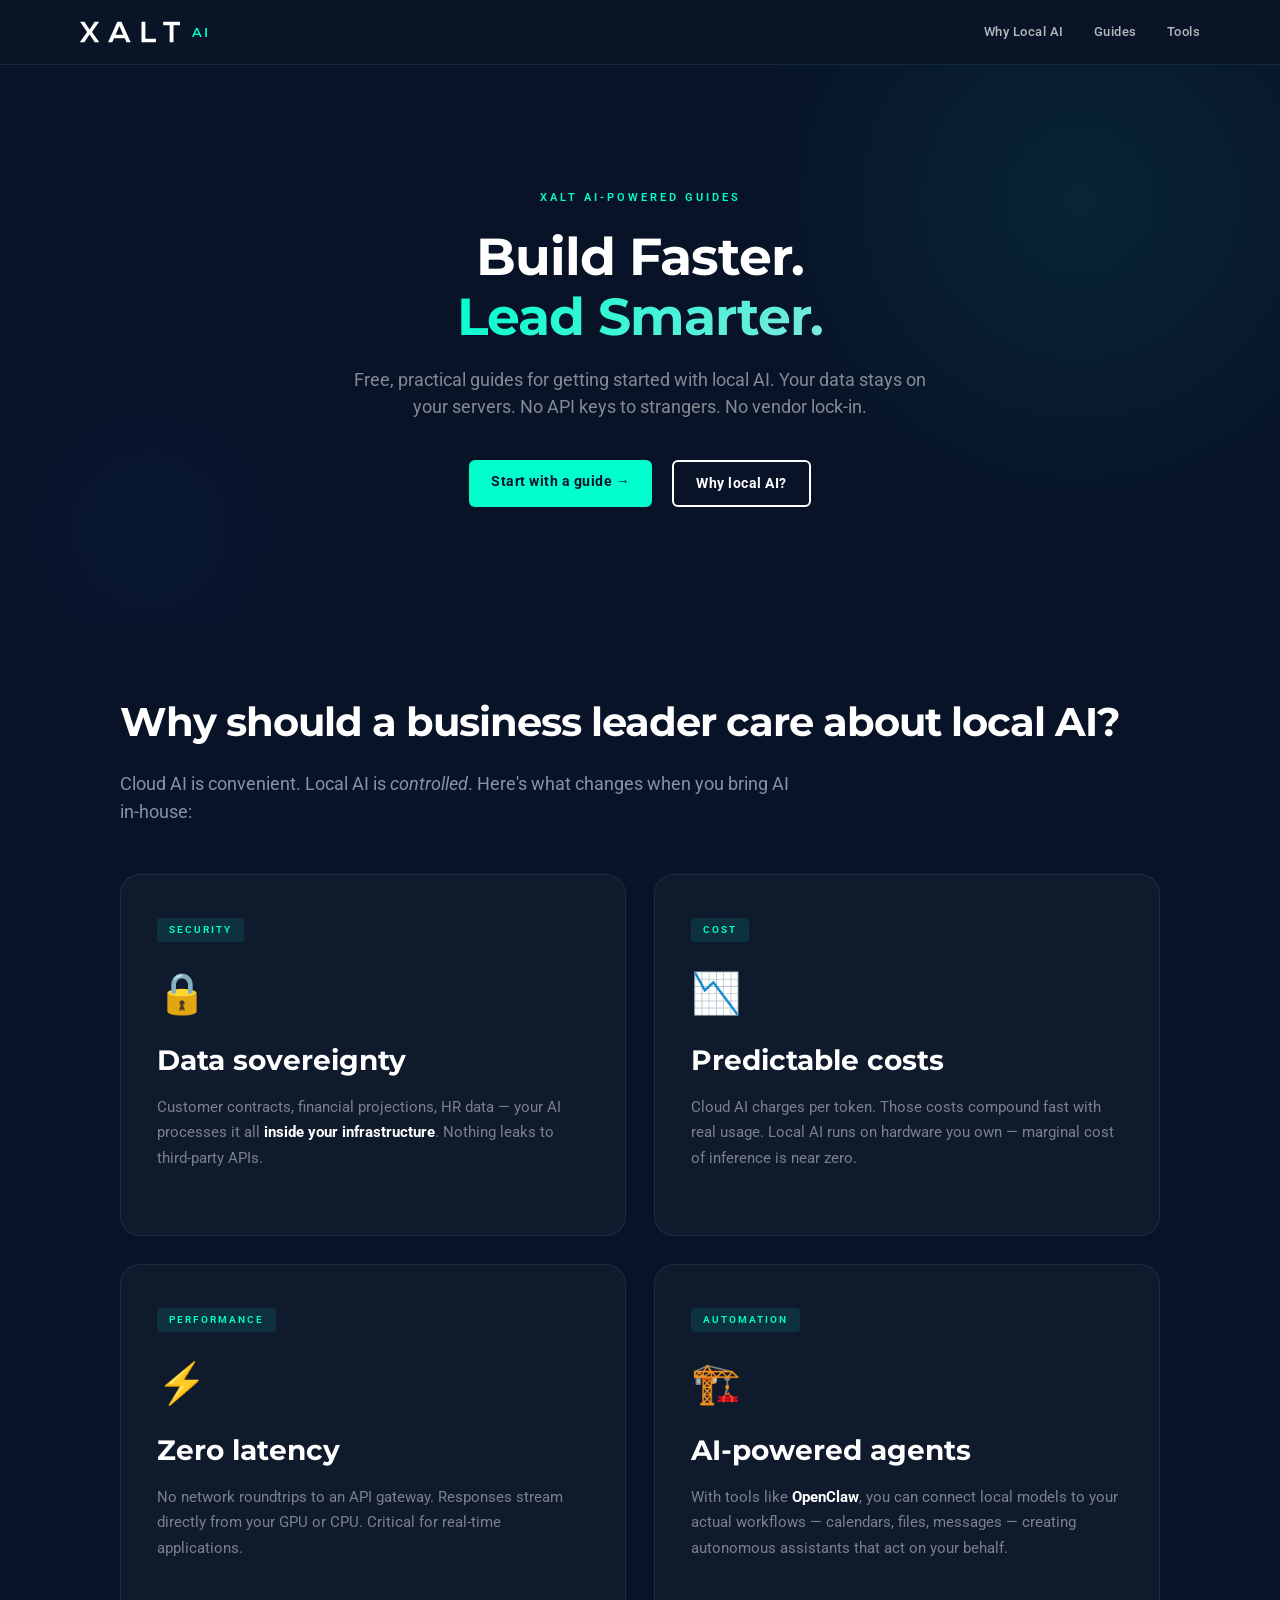
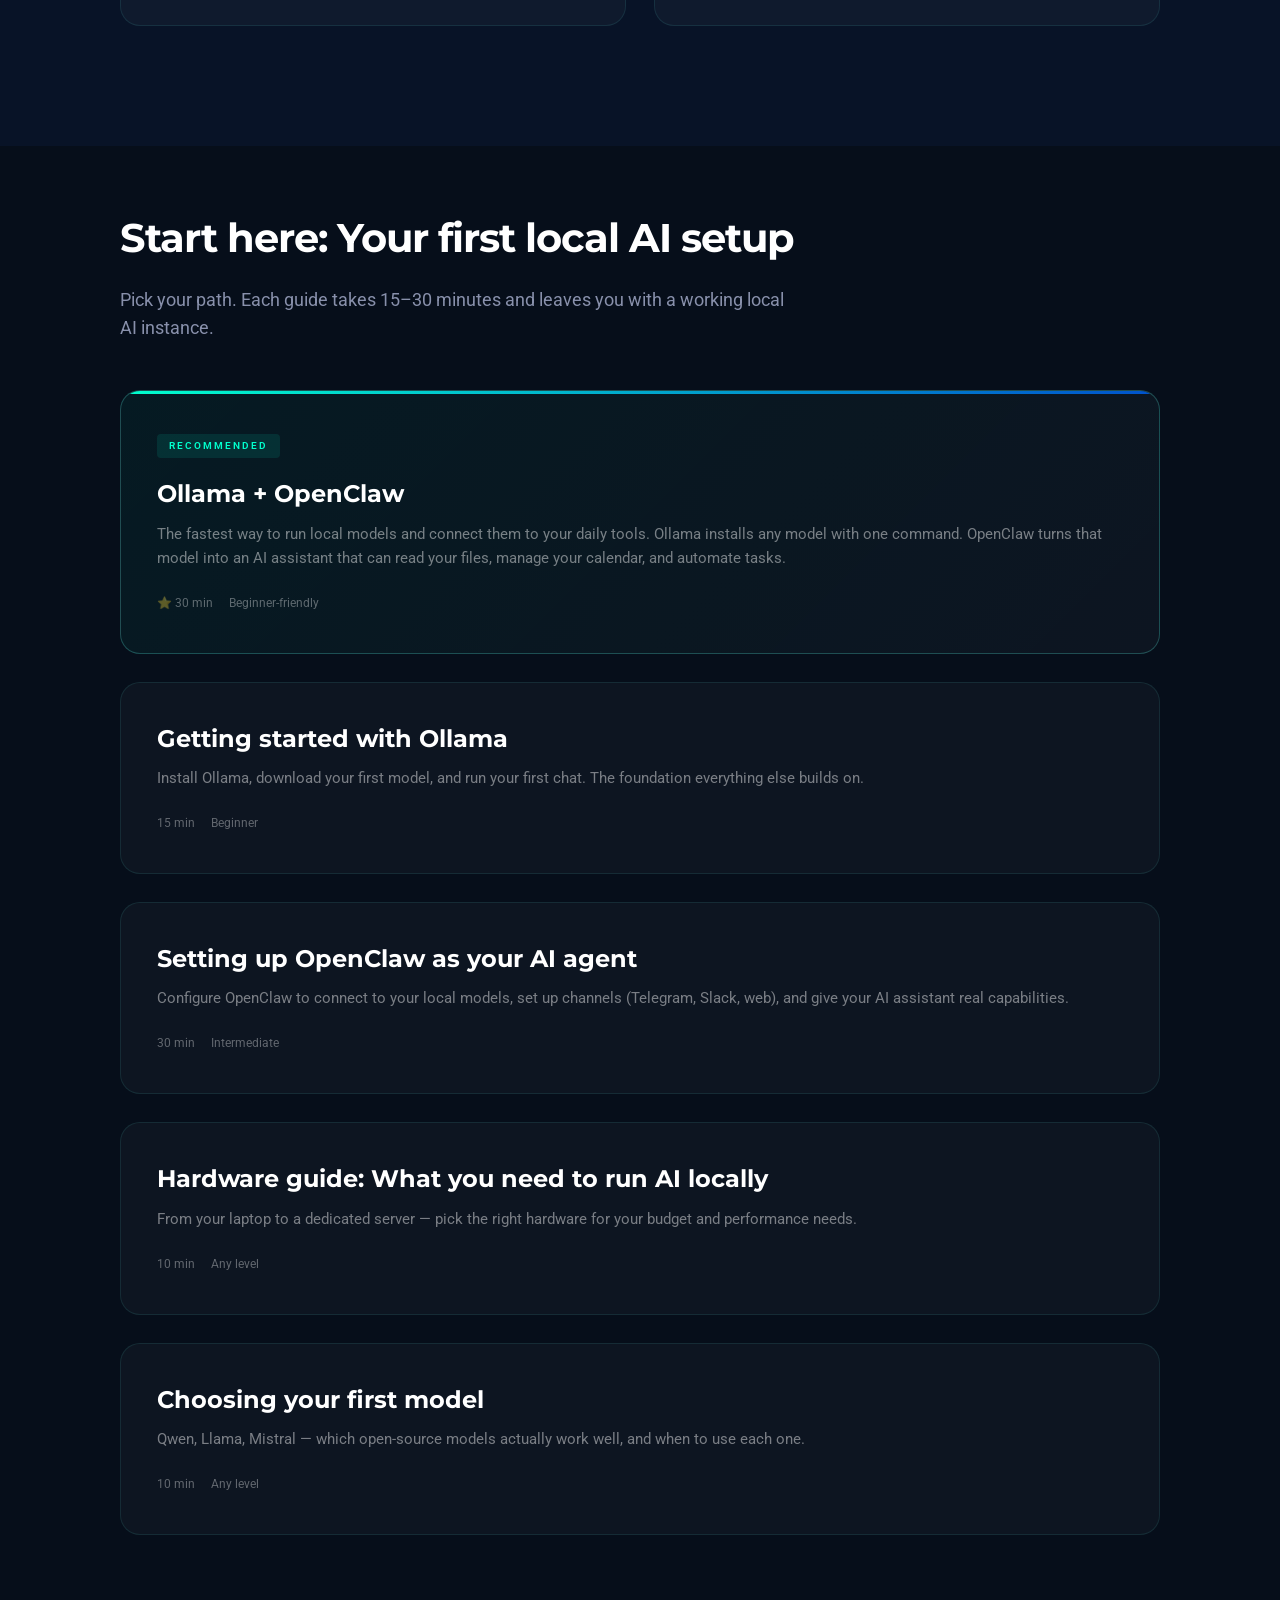
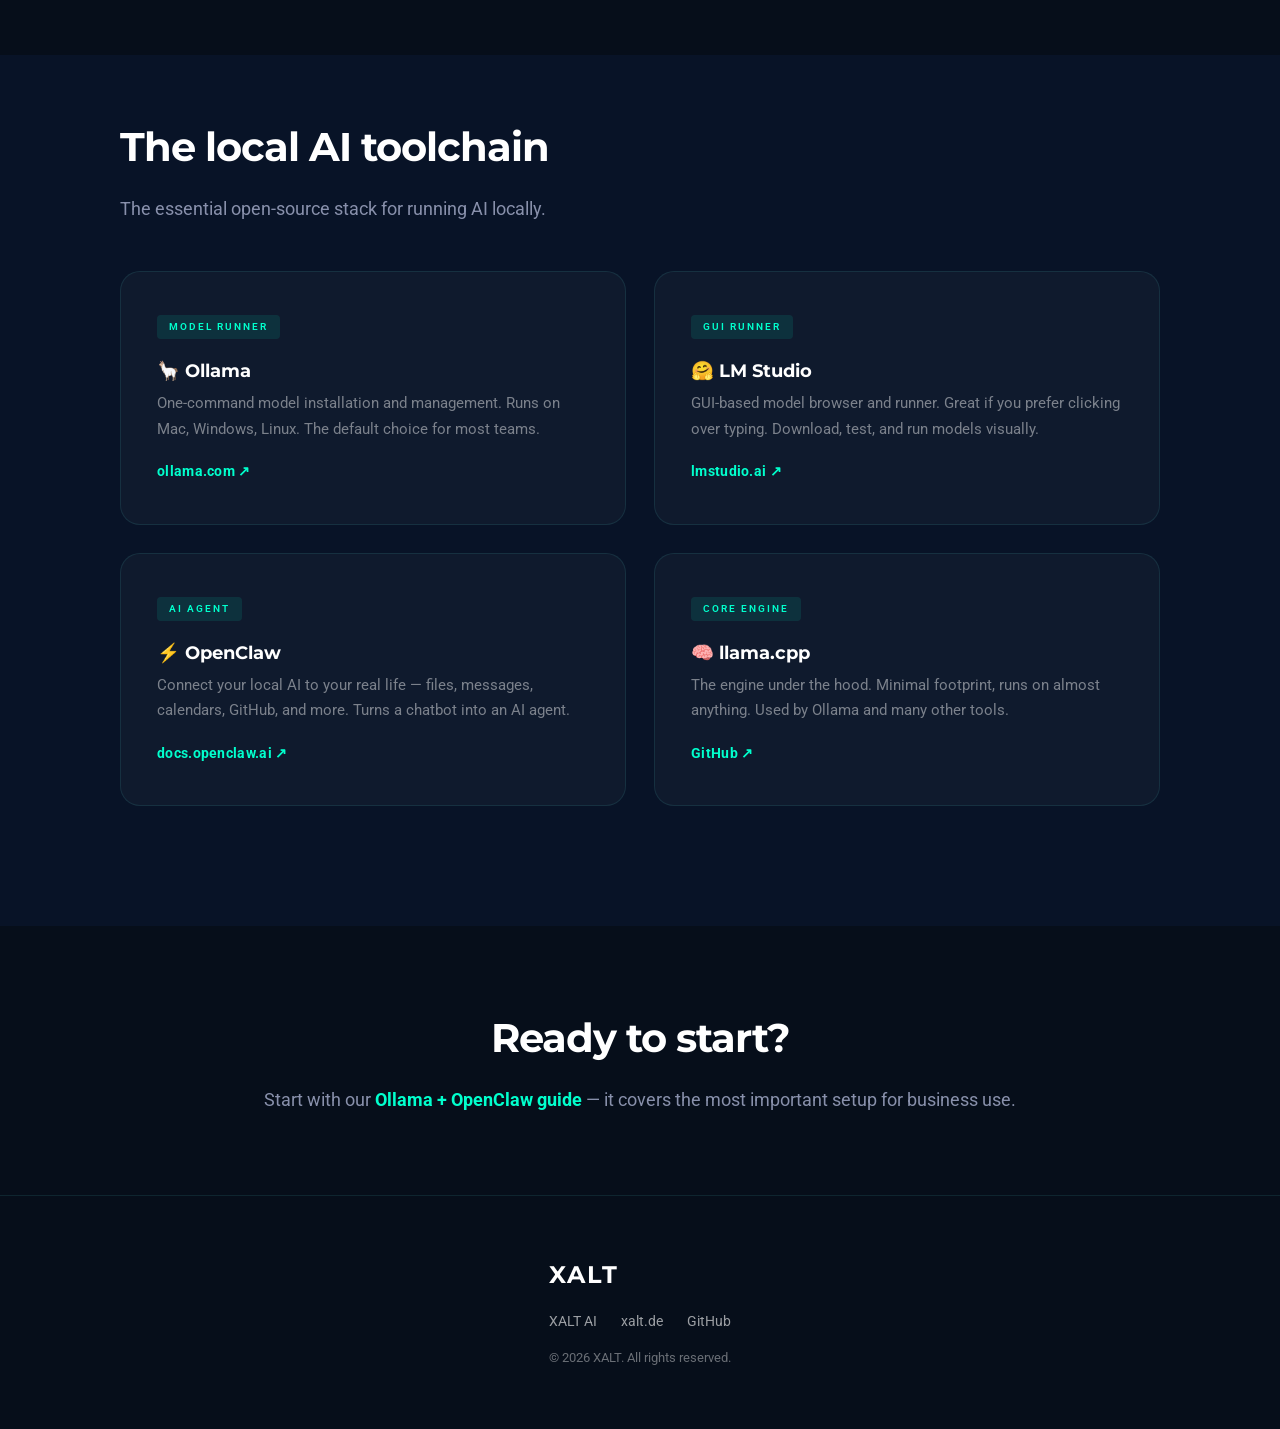
<file: index.html>
<!DOCTYPE html>
<html lang="en">
<head>
  <meta charset="UTF-8">
  <meta name="viewport" content="width=device-width, initial-scale=1.0">
  <title>XALT AI — Local AI Guides for Business Leaders</title>
  <meta name="description" content="Free, practical guides for getting started with local AI. No data leaves your building. No API keys to third parties. Built for business leaders who need AI without the risk.">
  <link rel="preconnect" href="https://fonts.googleapis.com">
  <link rel="preconnect" href="https://fonts.gstatic.com" crossorigin>
  <link href="https://fonts.googleapis.com/css2?family=Montserrat:wght@300;400;500;600;700;800;900&family=Roboto:wght@300;400;500;700&display=swap" rel="stylesheet">
  <link rel="stylesheet" href="css/style.css">
</head>
<body>
  <header>
    <nav>
      <a href="index.html" class="logo">
        <svg xmlns="http://www.w3.org/2000/svg" viewBox="0 0 582.94 119.34" width="100" height="22"><g><path fill="#ffffff" d="M85.59,0h24.7V1L69.91,59l41.58,59.67v.69H86.27L55.75,74.5,25.24,119.34H0v-.69L41.44,59,1.19,1V0H25.91L55.75,44.5Z"/><path fill="#ffffff" d="M260.74,96.83H198.35l-10.21,22.51H163.75L217.29,0h24.54l53.52,119.34H270.81ZM229.56,25.06l-22.17,50.8h44.32Z"/><path fill="#ffffff" d="M381,0V98.55H442.4v20.79H358.54V0Z"/><path fill="#ffffff" d="M522.59,20.46H484.75V0h98.19V20.46H545.1v98.88H522.59Z"/></g></svg>
        <span>AI</span>
      </a>
      <div class="nav-links">
        <a href="#why">Why Local AI</a>
        <a href="#guides">Guides</a>
        <a href="#tools">Tools</a>
      </div>
    </nav>
  </header>

  <main>
    <!-- Hero -->
    <section class="hero">
      <div class="hero-content">
        <div class="hero-tag">XALT AI-Powered Guides</div>
        <h1>Build Faster.<br><span class="highlight">Lead Smarter.</span></h1>
        <p class="hero-sub">Free, practical guides for getting started with local AI. Your data stays on your servers. No API keys to strangers. No vendor lock-in.</p>
        <div class="hero-ctas">
          <a href="#guides" class="btn btn-primary">Start with a guide →</a>
          <a href="#why" class="btn btn-secondary">Why local AI?</a>
        </div>
      </div>
    </section>

    <!-- Why Local AI -->
    <section id="why" class="section">
      <div class="container">
        <h2>Why should a business leader care about local AI?</h2>
        <p class="section-lead">Cloud AI is convenient. Local AI is <em>controlled</em>. Here's what changes when you bring AI in-house:</p>

        <div class="card-grid">
          <div class="card">
            <div class="card-tag">Security</div>
            <div class="card-icon">🔒</div>
            <h3>Data sovereignty</h3>
            <p>Customer contracts, financial projections, HR data — your AI processes it all <strong>inside your infrastructure</strong>. Nothing leaks to third-party APIs.</p>
          </div>

          <div class="card">
            <div class="card-tag">Cost</div>
            <div class="card-icon">📉</div>
            <h3>Predictable costs</h3>
            <p>Cloud AI charges per token. Those costs compound fast with real usage. Local AI runs on hardware you own — marginal cost of inference is near zero.</p>
          </div>

          <div class="card">
            <div class="card-tag">Performance</div>
            <div class="card-icon">⚡</div>
            <h3>Zero latency</h3>
            <p>No network roundtrips to an API gateway. Responses stream directly from your GPU or CPU. Critical for real-time applications.</p>
          </div>

          <div class="card">
            <div class="card-tag">Automation</div>
            <div class="card-icon">🏗️</div>
            <h3>AI-powered agents</h3>
            <p>With tools like <strong>OpenClaw</strong>, you can connect local models to your actual workflows — calendars, files, messages — creating autonomous assistants that act on your behalf.</p>
          </div>
        </div>
      </div>
    </section>

    <!-- Quick Start -->
    <section id="guides" class="section section-alt">
      <div class="container">
        <h2>Start here: Your first local AI setup</h2>
        <p class="section-lead">Pick your path. Each guide takes 15–30 minutes and leaves you with a working local AI instance.</p>

        <div class="guide-list">
          <a href="guides/ollama-openclaw.html" class="guide-card featured">
            <div class="guide-tag">Recommended</div>
            <h3>Ollama + OpenClaw</h3>
            <p>The fastest way to run local models and connect them to your daily tools. Ollama installs any model with one command. OpenClaw turns that model into an AI assistant that can read your files, manage your calendar, and automate tasks.</p>
            <div class="guide-meta">
              <span>⭐ 30 min</span>
              <span>Beginner-friendly</span>
            </div>
          </a>

          <a href="guides/ollama-basics.html" class="guide-card">
            <h3>Getting started with Ollama</h3>
            <p>Install Ollama, download your first model, and run your first chat. The foundation everything else builds on.</p>
            <div class="guide-meta">
              <span>15 min</span>
              <span>Beginner</span>
            </div>
          </a>

          <a href="guides/openclaw-setup.html" class="guide-card">
            <h3>Setting up OpenClaw as your AI agent</h3>
            <p>Configure OpenClaw to connect to your local models, set up channels (Telegram, Slack, web), and give your AI assistant real capabilities.</p>
            <div class="guide-meta">
              <span>30 min</span>
              <span>Intermediate</span>
            </div>
          </a>

          <a href="guides/hardware.html" class="guide-card">
            <h3>Hardware guide: What you need to run AI locally</h3>
            <p>From your laptop to a dedicated server — pick the right hardware for your budget and performance needs.</p>
            <div class="guide-meta">
              <span>10 min</span>
              <span>Any level</span>
            </div>
          </a>

          <a href="guides/models.html" class="guide-card">
            <h3>Choosing your first model</h3>
            <p>Qwen, Llama, Mistral — which open-source models actually work well, and when to use each one.</p>
            <div class="guide-meta">
              <span>10 min</span>
              <span>Any level</span>
            </div>
          </a>
        </div>
      </div>
    </section>

    <!-- Tools -->
    <section id="tools" class="section">
      <div class="container">
        <h2>The local AI toolchain</h2>
        <p class="section-lead">The essential open-source stack for running AI locally.</p>

        <div class="card-grid">
          <div class="card tool-card">
            <div class="card-tag">Model Runner</div>
            <h3>🦙 Ollama</h3>
            <p>One-command model installation and management. Runs on Mac, Windows, Linux. The default choice for most teams.</p>
            <a href="https://ollama.com" target="_blank" rel="noopener" class="tool-link">ollama.com ↗</a>
          </div>

          <div class="card tool-card">
            <div class="card-tag">GUI Runner</div>
            <h3>🤗 LM Studio</h3>
            <p>GUI-based model browser and runner. Great if you prefer clicking over typing. Download, test, and run models visually.</p>
            <a href="https://lmstudio.ai" target="_blank" rel="noopener" class="tool-link">lmstudio.ai ↗</a>
          </div>

          <div class="card tool-card">
            <div class="card-tag">AI Agent</div>
            <h3>⚡ OpenClaw</h3>
            <p>Connect your local AI to your real life — files, messages, calendars, GitHub, and more. Turns a chatbot into an AI agent.</p>
            <a href="https://docs.openclaw.ai" target="_blank" rel="noopener" class="tool-link">docs.openclaw.ai ↗</a>
          </div>

          <div class="card tool-card">
            <div class="card-tag">Core Engine</div>
            <h3>🧠 llama.cpp</h3>
            <p>The engine under the hood. Minimal footprint, runs on almost anything. Used by Ollama and many other tools.</p>
            <a href="https://github.com/ggerganov/llama.cpp" target="_blank" rel="noopener" class="tool-link">GitHub ↗</a>
          </div>
        </div>
      </div>
    </section>

    <!-- CTA -->
    <section class="section section-cta">
      <div class="container">
        <h2>Ready to start?</h2>
        <p>Start with our <a href="guides/ollama-openclaw.html">Ollama + OpenClaw guide</a> — it covers the most important setup for business use.</p>
      </div>
    </section>
  </main>

  <footer>
    <div class="container">
      <a href="https://www.xalt.de/ai" class="footer-logo">XALT</a>
      <div class="footer-links">
        <a href="https://www.xalt.de/ai">XALT AI</a>
        <a href="https://www.xalt.de">xalt.de</a>
        <a href="https://github.com/rischuhm" target="_blank" rel="noopener">GitHub</a>
      </div>
      <p>&copy; 2026 XALT. All rights reserved.</p>
    </div>
  </footer>
</body>
</html>
</file>
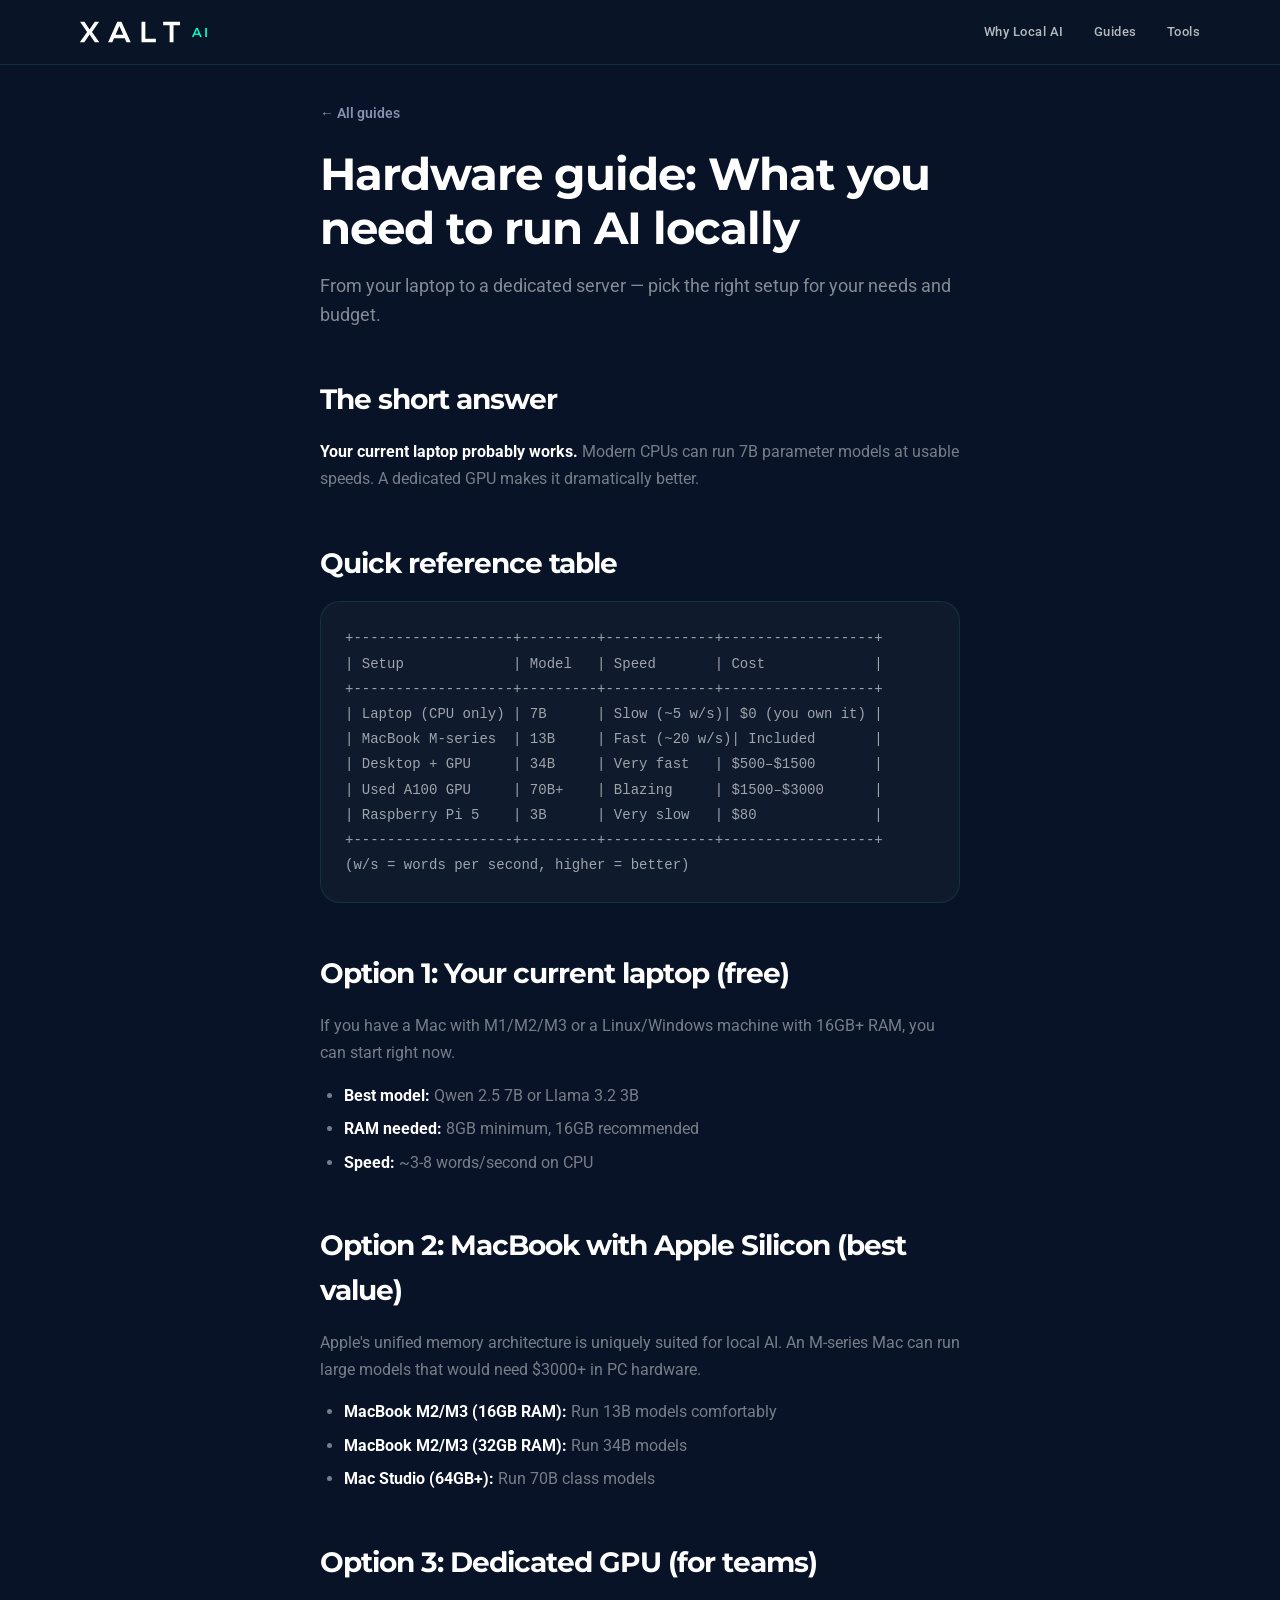
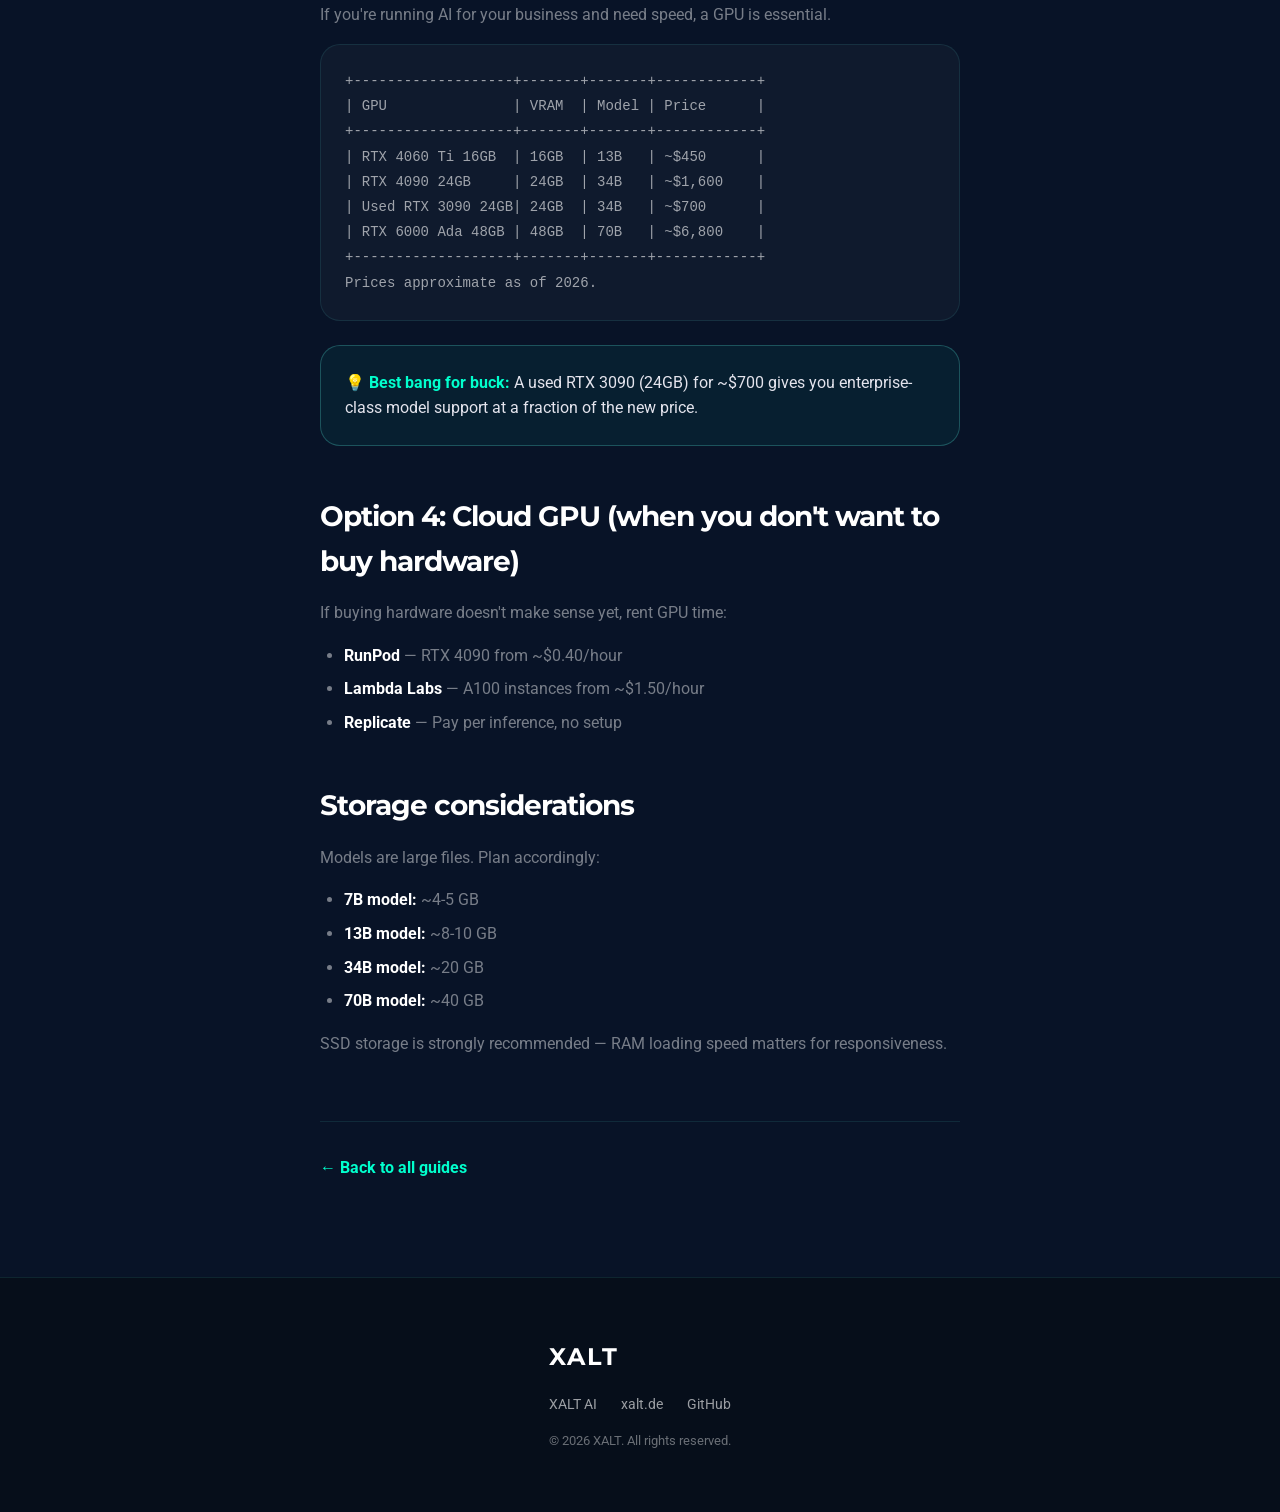
<file: guides/hardware.html>
<!DOCTYPE html>
<html lang="en">
<head>
  <meta charset="UTF-8">
  <meta name="viewport" content="width=device-width, initial-scale=1.0">
  <title>Hardware guide — What you need to run AI locally | XALT AI Guides</title>
  <meta name="description" content="From your laptop to a dedicated server — pick the right setup for your needs and budget. Free guide by XALT AI.">
  <link rel="preconnect" href="https://fonts.googleapis.com">
  <link rel="preconnect" href="https://fonts.gstatic.com" crossorigin>
  <link href="https://fonts.googleapis.com/css2?family=Montserrat:wght@300;400;500;600;700;800;900&family=Roboto:wght@300;400;500;700&display=swap" rel="stylesheet">
  <link rel="stylesheet" href="../css/style.css">
</head>
<body>
  <header>
    <nav>
      <a href="../index.html" class="logo">
        <svg xmlns="http://www.w3.org/2000/svg" viewBox="0 0 582.94 119.34" width="100" height="22"><g><path fill="#ffffff" d="M85.59,0h24.7V1L69.91,59l41.58,59.67v.69H86.27L55.75,74.5,25.24,119.34H0v-.69L41.44,59,1.19,1V0H25.91L55.75,44.5Z"/><path fill="#ffffff" d="M260.74,96.83H198.35l-10.21,22.51H163.75L217.29,0h24.54l53.52,119.34H270.81ZM229.56,25.06l-22.17,50.8h44.32Z"/><path fill="#ffffff" d="M381,0V98.55H442.4v20.79H358.54V0Z"/><path fill="#ffffff" d="M522.59,20.46H484.75V0h98.19V20.46H545.1v98.88H522.59Z"/></g></svg>
        <span>AI</span>
      </a>
      <div class="nav-links">
        <a href="../index.html#why">Why Local AI</a>
        <a href="../index.html#guides">Guides</a>
        <a href="../index.html#tools">Tools</a>
      </div>
    </nav>
  </header>

  <main class="guide-main">
    <article>
      <div class="guide-header">
        <a href="../index.html" class="back-link">← All guides</a>
        <h1>Hardware guide: What you need to run AI locally</h1>
        <p class="guide-header-sub">From your laptop to a dedicated server — pick the right setup for your needs and budget.</p>
      </div>

      <div class="guide-content">
        <h2>The short answer</h2>
        <p><strong>Your current laptop probably works.</strong> Modern CPUs can run 7B parameter models at usable speeds. A dedicated GPU makes it dramatically better.</p>

        <h2>Quick reference table</h2>
        <div class="code-block">
          <pre><code>+-------------------+---------+-------------+------------------+
| Setup             | Model   | Speed       | Cost             |
+-------------------+---------+-------------+------------------+
| Laptop (CPU only) | 7B      | Slow (~5 w/s)| $0 (you own it) |
| MacBook M-series  | 13B     | Fast (~20 w/s)| Included       |
| Desktop + GPU     | 34B     | Very fast   | $500–$1500       |
| Used A100 GPU     | 70B+    | Blazing     | $1500–$3000      |
| Raspberry Pi 5    | 3B      | Very slow   | $80              |
+-------------------+---------+-------------+------------------+
(w/s = words per second, higher = better)</code></pre>
        </div>

        <h2>Option 1: Your current laptop (free)</h2>
        <p>If you have a Mac with M1/M2/M3 or a Linux/Windows machine with 16GB+ RAM, you can start right now.</p>
        <ul>
          <li><strong>Best model:</strong> Qwen 2.5 7B or Llama 3.2 3B</li>
          <li><strong>RAM needed:</strong> 8GB minimum, 16GB recommended</li>
          <li><strong>Speed:</strong> ~3-8 words/second on CPU</li>
        </ul>

        <h2>Option 2: MacBook with Apple Silicon (best value)</h2>
        <p>Apple's unified memory architecture is uniquely suited for local AI. An M-series Mac can run large models that would need $3000+ in PC hardware.</p>
        <ul>
          <li><strong>MacBook M2/M3 (16GB RAM):</strong> Run 13B models comfortably</li>
          <li><strong>MacBook M2/M3 (32GB RAM):</strong> Run 34B models</li>
          <li><strong>Mac Studio (64GB+):</strong> Run 70B class models</li>
        </ul>

        <h2>Option 3: Dedicated GPU (for teams)</h2>
        <p>If you're running AI for your business and need speed, a GPU is essential.</p>
        <div class="code-block">
          <pre><code>+-------------------+-------+-------+------------+
| GPU               | VRAM  | Model | Price      |
+-------------------+-------+-------+------------+
| RTX 4060 Ti 16GB  | 16GB  | 13B   | ~$450      |
| RTX 4090 24GB     | 24GB  | 34B   | ~$1,600    |
| Used RTX 3090 24GB| 24GB  | 34B   | ~$700      |
| RTX 6000 Ada 48GB | 48GB  | 70B   | ~$6,800    |
+-------------------+-------+-------+------------+
Prices approximate as of 2026.</code></pre>
        </div>

        <div class="tip-box">
          <strong>💡 Best bang for buck:</strong> A used RTX 3090 (24GB) for ~$700 gives you enterprise-class model support at a fraction of the new price.
        </div>

        <h2>Option 4: Cloud GPU (when you don't want to buy hardware)</h2>
        <p>If buying hardware doesn't make sense yet, rent GPU time:</p>
        <ul>
          <li><strong>RunPod</strong> — RTX 4090 from ~$0.40/hour</li>
          <li><strong>Lambda Labs</strong> — A100 instances from ~$1.50/hour</li>
          <li><strong>Replicate</strong> — Pay per inference, no setup</li>
        </ul>

        <h2>Storage considerations</h2>
        <p>Models are large files. Plan accordingly:</p>
        <ul>
          <li><strong>7B model:</strong> ~4-5 GB</li>
          <li><strong>13B model:</strong> ~8-10 GB</li>
          <li><strong>34B model:</strong> ~20 GB</li>
          <li><strong>70B model:</strong> ~40 GB</li>
        </ul>
        <p>SSD storage is strongly recommended — RAM loading speed matters for responsiveness.</p>

        <div class="guide-footer">
          <p><a href="../index.html#guides">← Back to all guides</a></p>
        </div>
      </div>
    </article>
  </main>

  <footer>
    <div class="container">
      <a href="https://www.xalt.de/ai" class="footer-logo">XALT</a>
      <div class="footer-links">
        <a href="https://www.xalt.de/ai">XALT AI</a>
        <a href="https://www.xalt.de">xalt.de</a>
        <a href="https://github.com/rischuhm" target="_blank" rel="noopener">GitHub</a>
      </div>
      <p>&copy; 2026 XALT. All rights reserved.</p>
    </div>
  </footer>
</body>
</html>
</file>
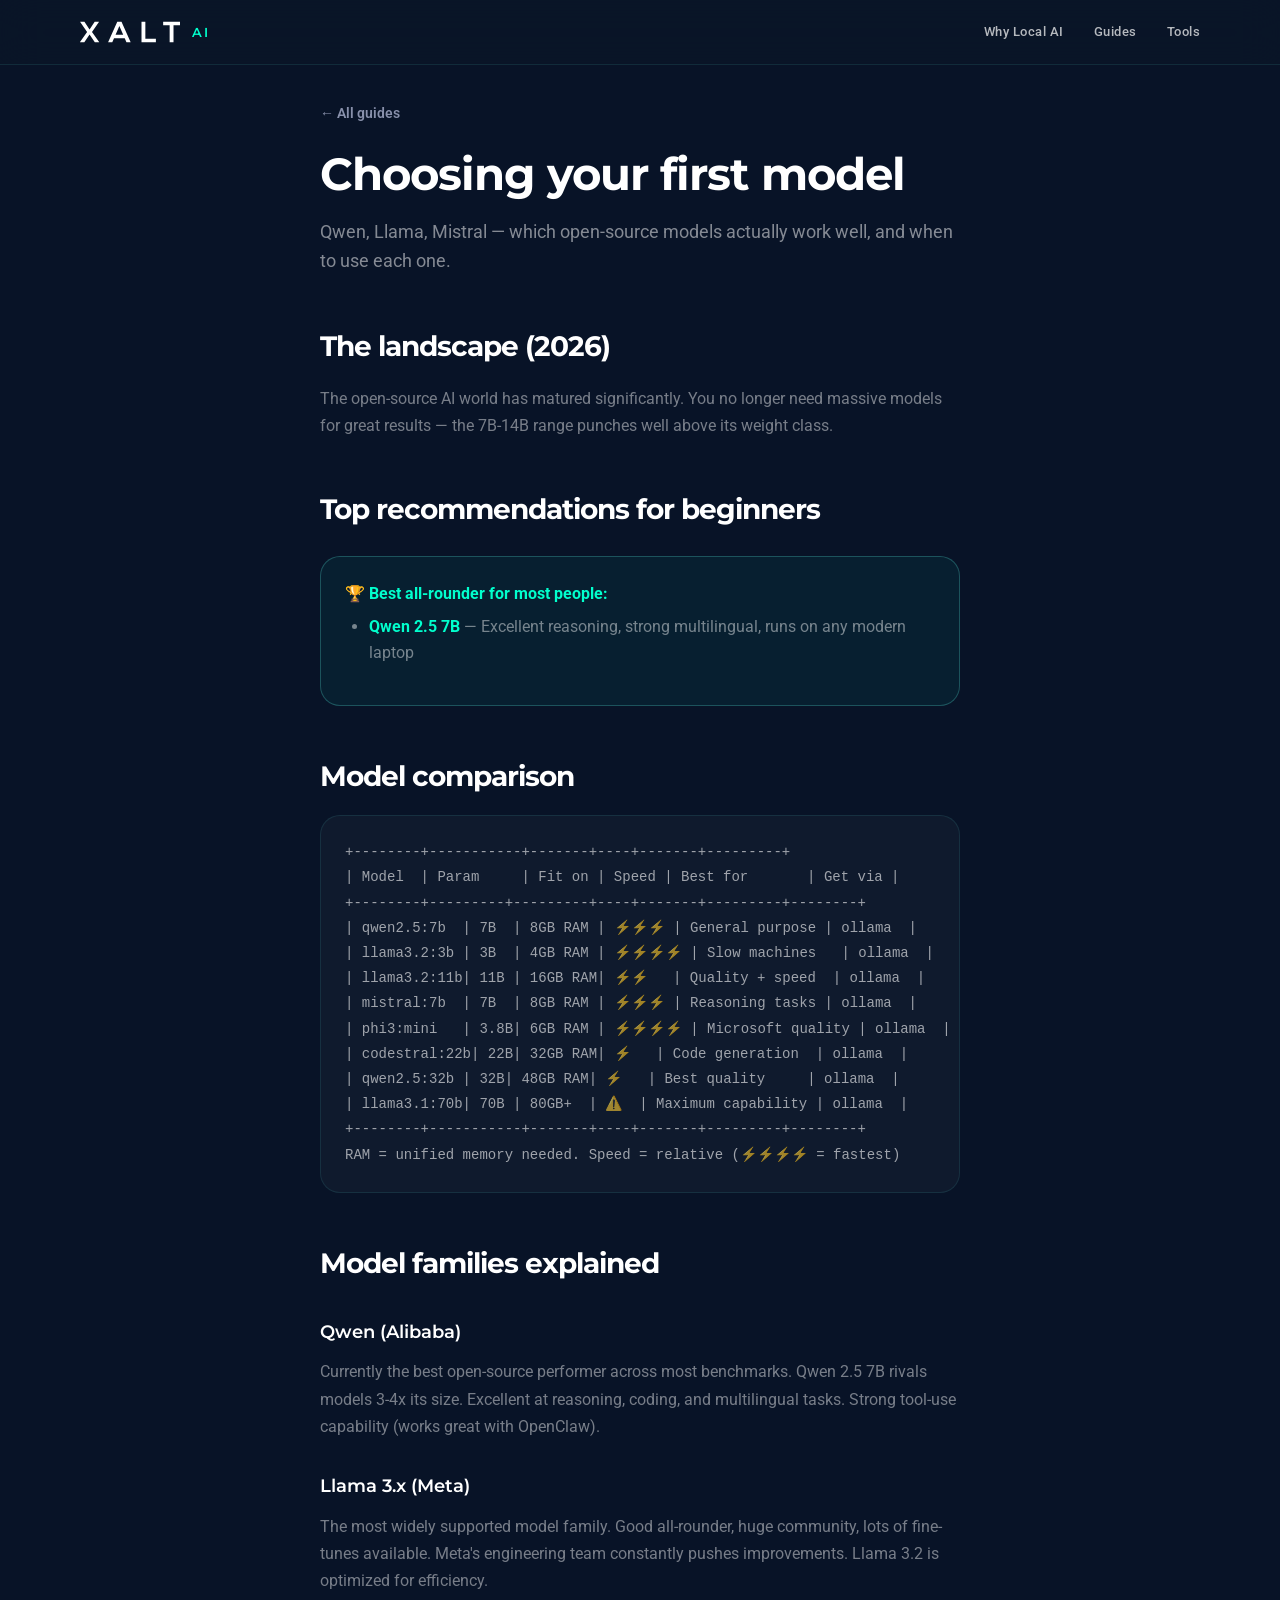
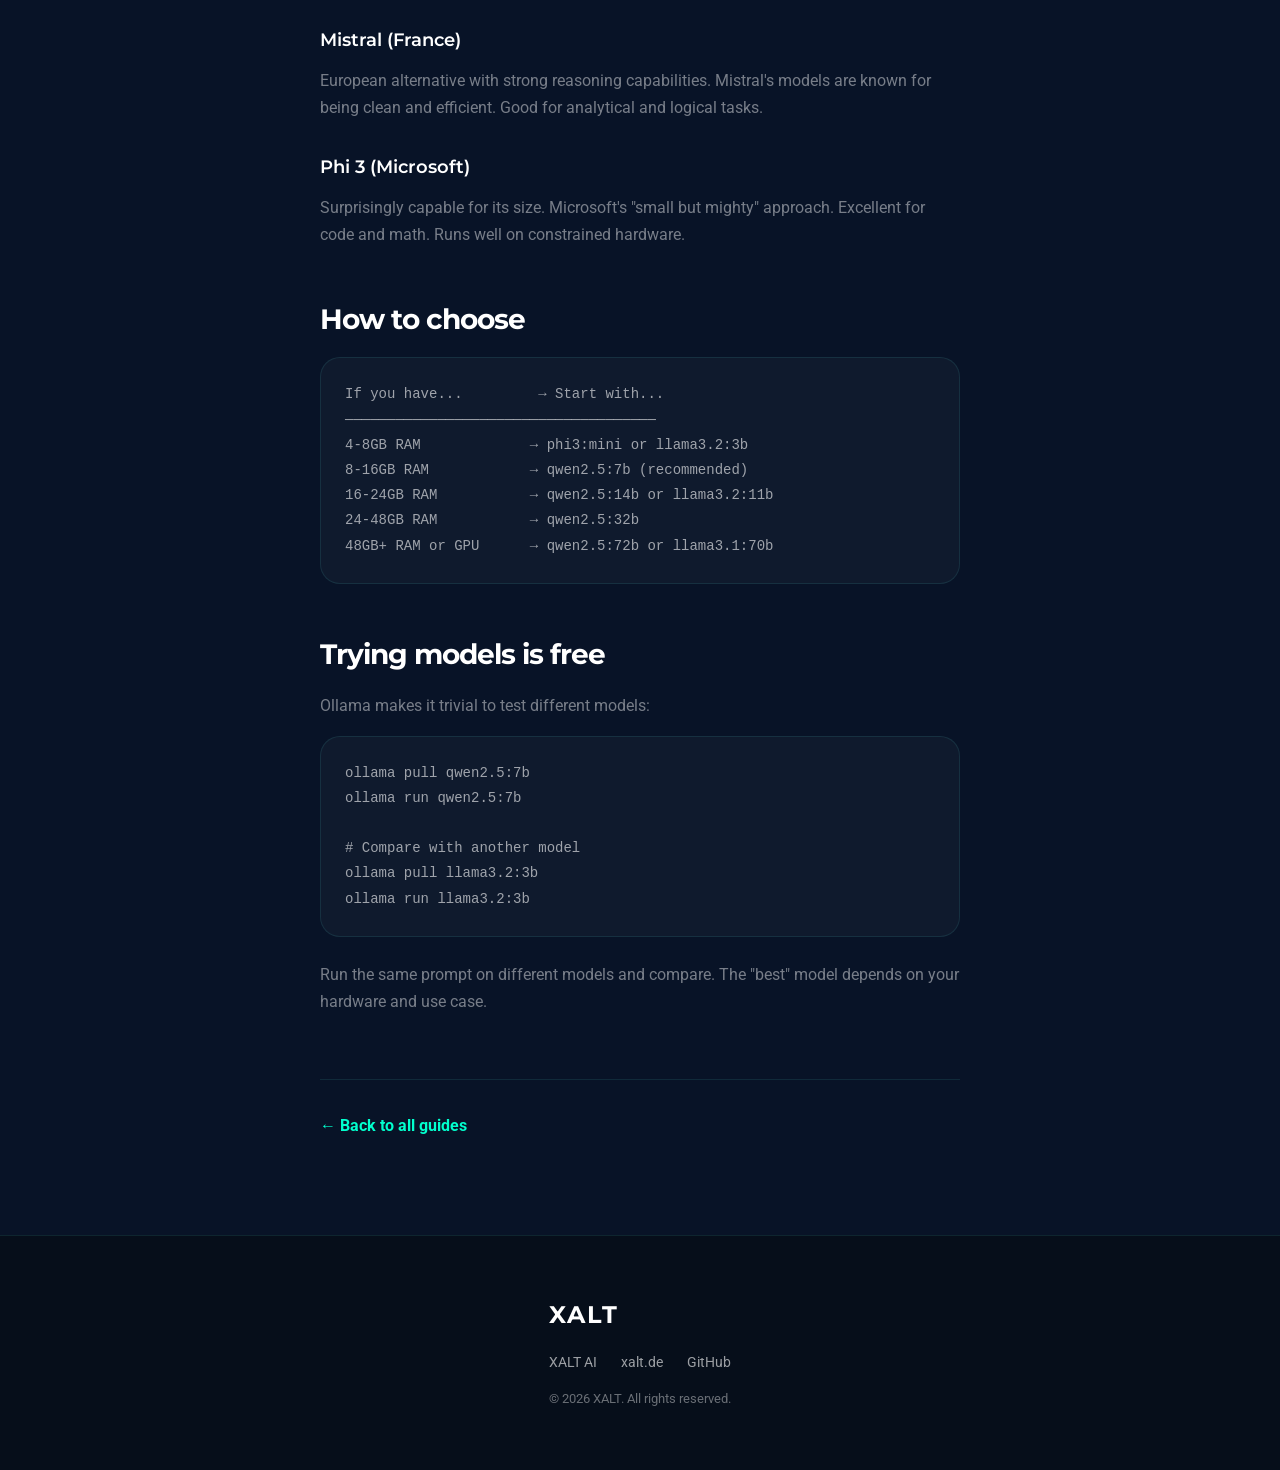
<file: guides/models.html>
<!DOCTYPE html>
<html lang="en">
<head>
  <meta charset="UTF-8">
  <meta name="viewport" content="width=device-width, initial-scale=1.0">
  <title>Choosing your first model | XALT AI Guides</title>
  <meta name="description" content="Qwen, Llama, Mistral — which open-source models actually work well, and when to use each one. Free guide by XALT AI.">
  <link rel="preconnect" href="https://fonts.googleapis.com">
  <link rel="preconnect" href="https://fonts.gstatic.com" crossorigin>
  <link href="https://fonts.googleapis.com/css2?family=Montserrat:wght@300;400;500;600;700;800;900&family=Roboto:wght@300;400;500;700&display=swap" rel="stylesheet">
  <link rel="stylesheet" href="../css/style.css">
</head>
<body>
  <header>
    <nav>
      <a href="../index.html" class="logo">
        <svg xmlns="http://www.w3.org/2000/svg" viewBox="0 0 582.94 119.34" width="100" height="22"><g><path fill="#ffffff" d="M85.59,0h24.7V1L69.91,59l41.58,59.67v.69H86.27L55.75,74.5,25.24,119.34H0v-.69L41.44,59,1.19,1V0H25.91L55.75,44.5Z"/><path fill="#ffffff" d="M260.74,96.83H198.35l-10.21,22.51H163.75L217.29,0h24.54l53.52,119.34H270.81ZM229.56,25.06l-22.17,50.8h44.32Z"/><path fill="#ffffff" d="M381,0V98.55H442.4v20.79H358.54V0Z"/><path fill="#ffffff" d="M522.59,20.46H484.75V0h98.19V20.46H545.1v98.88H522.59Z"/></g></svg>
        <span>AI</span>
      </a>
      <div class="nav-links">
        <a href="../index.html#why">Why Local AI</a>
        <a href="../index.html#guides">Guides</a>
        <a href="../index.html#tools">Tools</a>
      </div>
    </nav>
  </header>

  <main class="guide-main">
    <article>
      <div class="guide-header">
        <a href="../index.html" class="back-link">← All guides</a>
        <h1>Choosing your first model</h1>
        <p class="guide-header-sub">Qwen, Llama, Mistral — which open-source models actually work well, and when to use each one.</p>
      </div>

      <div class="guide-content">
        <h2>The landscape (2026)</h2>
        <p>The open-source AI world has matured significantly. You no longer need massive models for great results — the 7B-14B range punches well above its weight class.</p>

        <h2>Top recommendations for beginners</h2>

        <div class="tip-box">
          <strong>🏆 Best all-rounder for most people:</strong>
          <ul>
            <li><strong>Qwen 2.5 7B</strong> — Excellent reasoning, strong multilingual, runs on any modern laptop</li>
          </ul>
        </div>

        <h2>Model comparison</h2>

        <div class="code-block">
          <pre><code>+--------+-----------+-------+----+-------+---------+
| Model  | Param     | Fit on | Speed | Best for       | Get via |
+--------+---------+---------+----+-------+---------+--------+
| qwen2.5:7b  | 7B  | 8GB RAM | ⚡⚡⚡ | General purpose | ollama  |
| llama3.2:3b | 3B  | 4GB RAM | ⚡⚡⚡⚡ | Slow machines   | ollama  |
| llama3.2:11b| 11B | 16GB RAM| ⚡⚡   | Quality + speed  | ollama  |
| mistral:7b  | 7B  | 8GB RAM | ⚡⚡⚡ | Reasoning tasks | ollama  |
| phi3:mini   | 3.8B| 6GB RAM | ⚡⚡⚡⚡ | Microsoft quality | ollama  |
| codestral:22b| 22B| 32GB RAM| ⚡   | Code generation  | ollama  |
| qwen2.5:32b | 32B| 48GB RAM| ⚡   | Best quality     | ollama  |
| llama3.1:70b| 70B | 80GB+  | ⚠️  | Maximum capability | ollama  |
+--------+-----------+-------+----+-------+---------+--------+
RAM = unified memory needed. Speed = relative (⚡⚡⚡⚡ = fastest)</code></pre>
        </div>

        <h2>Model families explained</h2>

        <h3>Qwen (Alibaba)</h3>
        <p>Currently the best open-source performer across most benchmarks. Qwen 2.5 7B rivals models 3-4x its size. Excellent at reasoning, coding, and multilingual tasks. Strong tool-use capability (works great with OpenClaw).</p>

        <h3>Llama 3.x (Meta)</h3>
        <p>The most widely supported model family. Good all-rounder, huge community, lots of fine-tunes available. Meta's engineering team constantly pushes improvements. Llama 3.2 is optimized for efficiency.</p>

        <h3>Mistral (France)</h3>
        <p>European alternative with strong reasoning capabilities. Mistral's models are known for being clean and efficient. Good for analytical and logical tasks.</p>

        <h3>Phi 3 (Microsoft)</h3>
        <p>Surprisingly capable for its size. Microsoft's "small but mighty" approach. Excellent for code and math. Runs well on constrained hardware.</p>

        <h2>How to choose</h2>
        <div class="code-block">
          <pre><code>If you have...         → Start with...
─────────────────────────────────────
4-8GB RAM             → phi3:mini or llama3.2:3b
8-16GB RAM            → qwen2.5:7b (recommended)
16-24GB RAM           → qwen2.5:14b or llama3.2:11b
24-48GB RAM           → qwen2.5:32b
48GB+ RAM or GPU      → qwen2.5:72b or llama3.1:70b</code></pre>
        </div>

        <h2>Trying models is free</h2>
        <p>Ollama makes it trivial to test different models:</p>
        <div class="code-block">
          <pre><code>ollama pull qwen2.5:7b
ollama run qwen2.5:7b

# Compare with another model
ollama pull llama3.2:3b
ollama run llama3.2:3b</code></pre>
        </div>

        <p>Run the same prompt on different models and compare. The "best" model depends on your hardware and use case.</p>

        <div class="guide-footer">
          <p><a href="../index.html#guides">← Back to all guides</a></p>
        </div>
      </div>
    </article>
  </main>

  <footer>
    <div class="container">
      <a href="https://www.xalt.de/ai" class="footer-logo">XALT</a>
      <div class="footer-links">
        <a href="https://www.xalt.de/ai">XALT AI</a>
        <a href="https://www.xalt.de">xalt.de</a>
        <a href="https://github.com/rischuhm" target="_blank" rel="noopener">GitHub</a>
      </div>
      <p>&copy; 2026 XALT. All rights reserved.</p>
    </div>
  </footer>
</body>
</html>
</file>
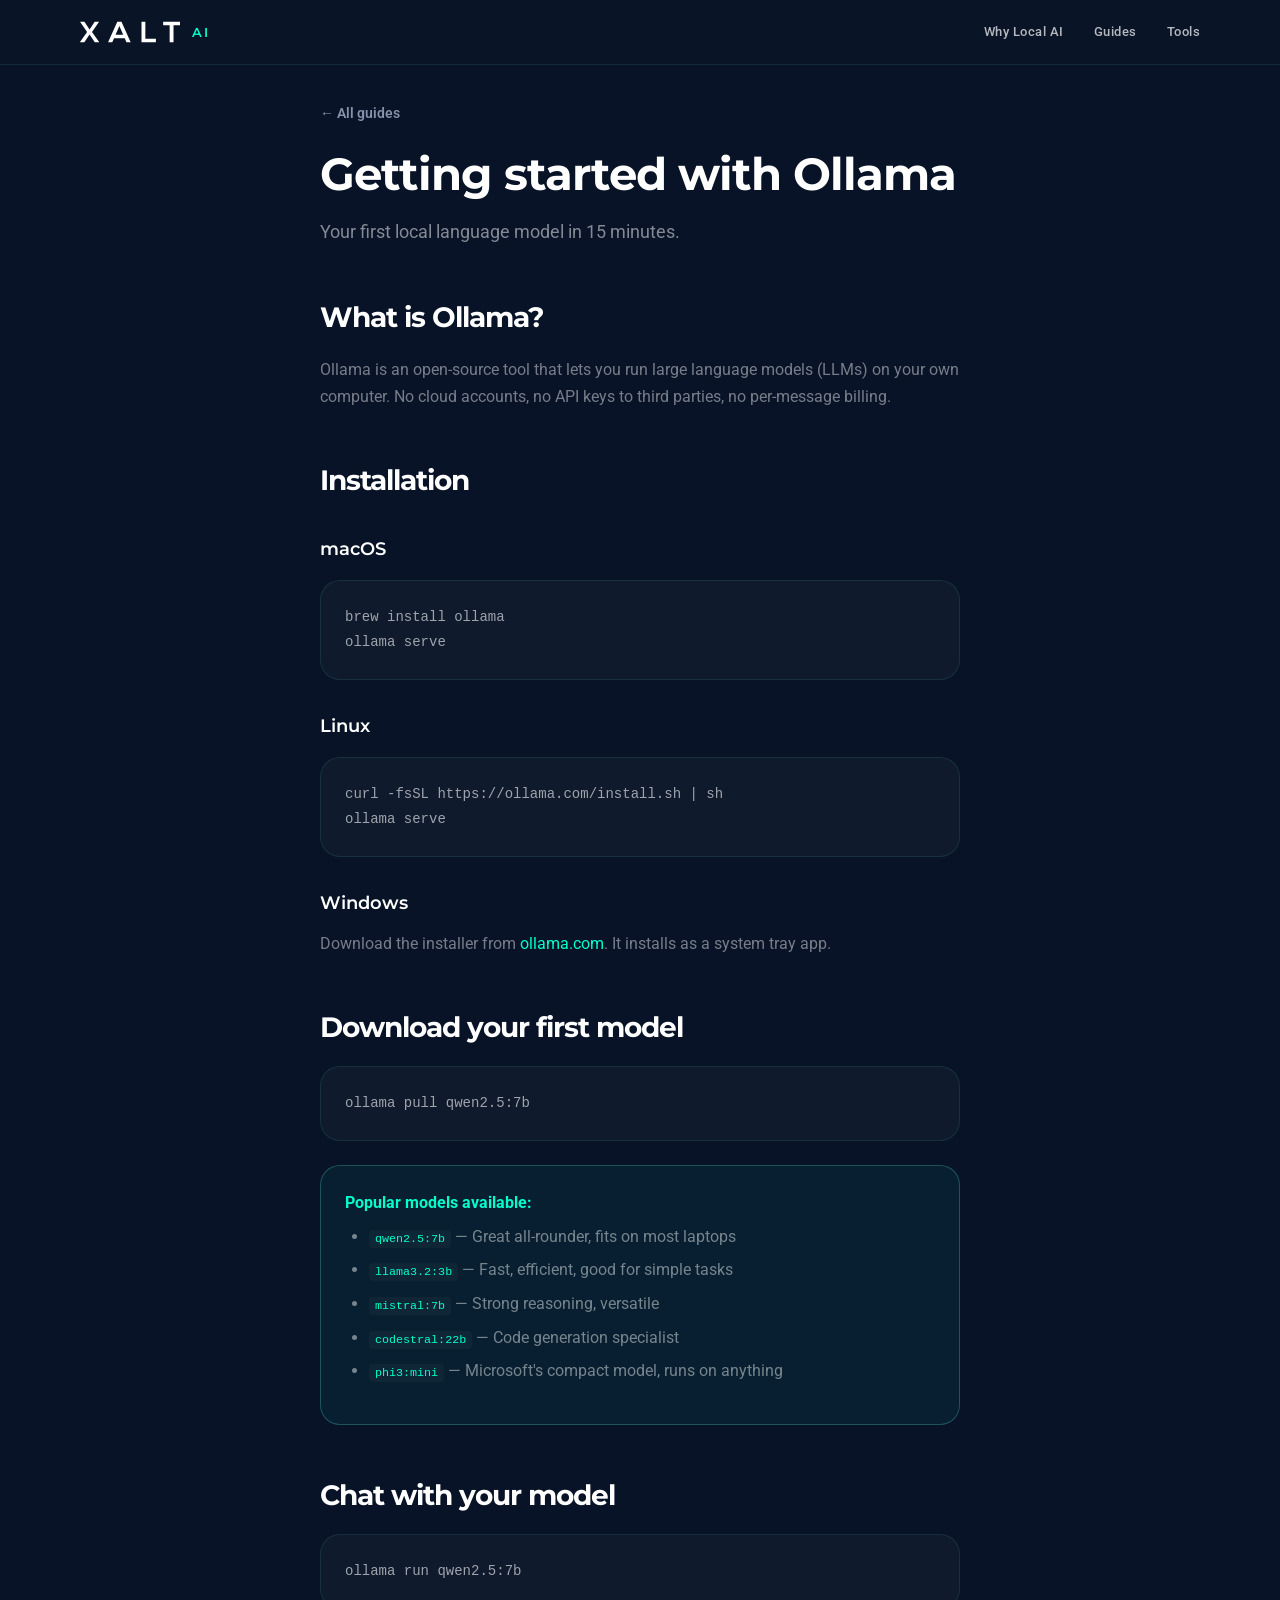
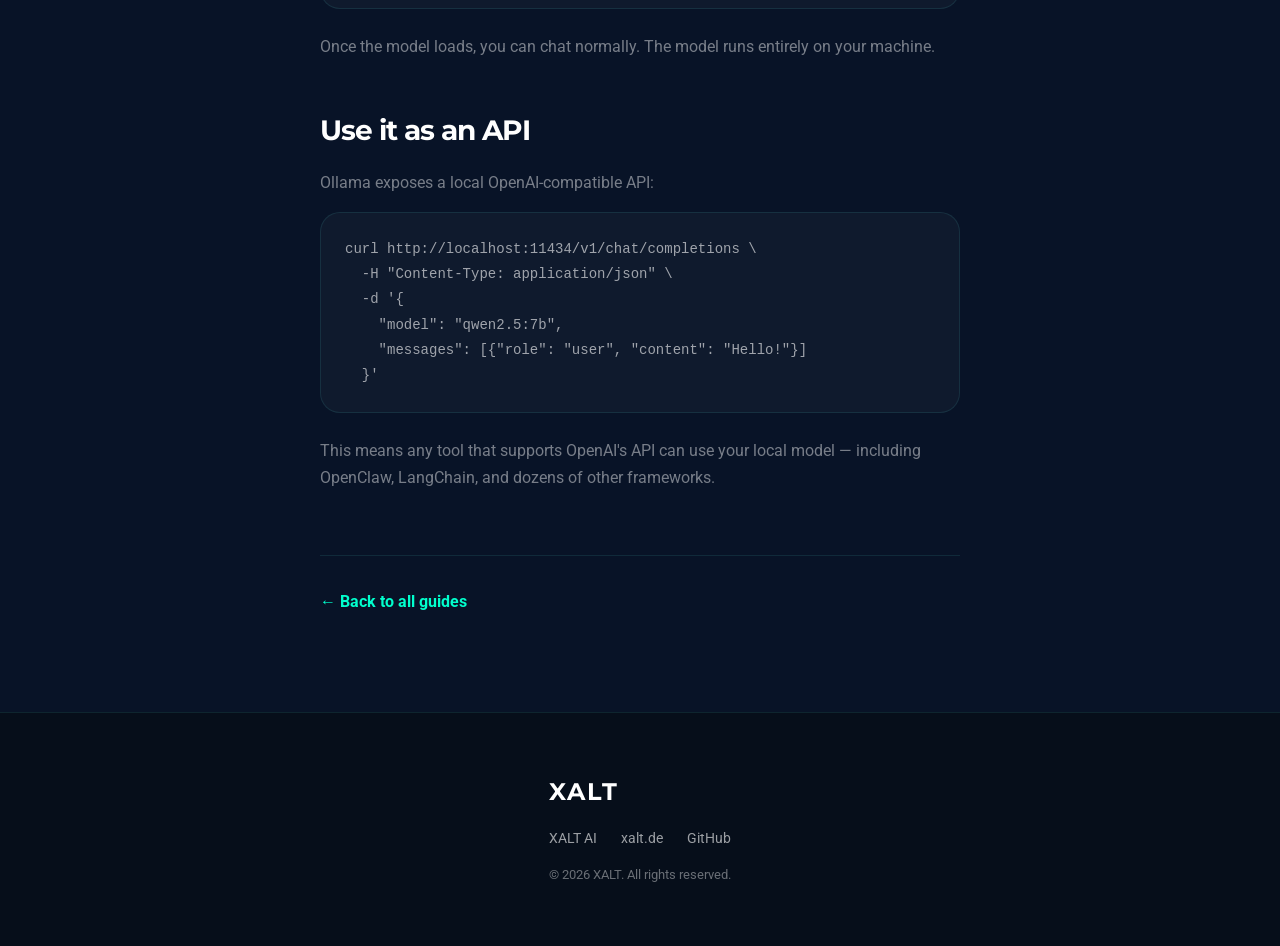
<file: guides/ollama-basics.html>
<!DOCTYPE html>
<html lang="en">
<head>
  <meta charset="UTF-8">
  <meta name="viewport" content="width=device-width, initial-scale=1.0">
  <title>Getting started with Ollama | XALT AI Guides</title>
  <meta name="description" content="Install Ollama, download your first model, and run your first chat. Free guide by XALT AI.">
  <link rel="preconnect" href="https://fonts.googleapis.com">
  <link rel="preconnect" href="https://fonts.gstatic.com" crossorigin>
  <link href="https://fonts.googleapis.com/css2?family=Montserrat:wght@300;400;500;600;700;800;900&family=Roboto:wght@300;400;500;700&display=swap" rel="stylesheet">
  <link rel="stylesheet" href="../css/style.css">
</head>
<body>
  <header>
    <nav>
      <a href="../index.html" class="logo">
        <svg xmlns="http://www.w3.org/2000/svg" viewBox="0 0 582.94 119.34" width="100" height="22"><g><path fill="#ffffff" d="M85.59,0h24.7V1L69.91,59l41.58,59.67v.69H86.27L55.75,74.5,25.24,119.34H0v-.69L41.44,59,1.19,1V0H25.91L55.75,44.5Z"/><path fill="#ffffff" d="M260.74,96.83H198.35l-10.21,22.51H163.75L217.29,0h24.54l53.52,119.34H270.81ZM229.56,25.06l-22.17,50.8h44.32Z"/><path fill="#ffffff" d="M381,0V98.55H442.4v20.79H358.54V0Z"/><path fill="#ffffff" d="M522.59,20.46H484.75V0h98.19V20.46H545.1v98.88H522.59Z"/></g></svg>
        <span>AI</span>
      </a>
      <div class="nav-links">
        <a href="../index.html#why">Why Local AI</a>
        <a href="../index.html#guides">Guides</a>
        <a href="../index.html#tools">Tools</a>
      </div>
    </nav>
  </header>

  <main class="guide-main">
    <article>
      <div class="guide-header">
        <a href="../index.html" class="back-link">← All guides</a>
        <h1>Getting started with Ollama</h1>
        <p class="guide-header-sub">Your first local language model in 15 minutes.</p>
      </div>

      <div class="guide-content">
        <h2>What is Ollama?</h2>
        <p>Ollama is an open-source tool that lets you run large language models (LLMs) on your own computer. No cloud accounts, no API keys to third parties, no per-message billing.</p>

        <h2>Installation</h2>

        <h3>macOS</h3>
        <div class="code-block">
          <pre><code>brew install ollama
ollama serve</code></pre>
        </div>

        <h3>Linux</h3>
        <div class="code-block">
          <pre><code>curl -fsSL https://ollama.com/install.sh | sh
ollama serve</code></pre>
        </div>

        <h3>Windows</h3>
        <p>Download the installer from <a href="https://ollama.com/download/windows" target="_blank">ollama.com</a>. It installs as a system tray app.</p>

        <h2>Download your first model</h2>
        <div class="code-block">
          <pre><code>ollama pull qwen2.5:7b</code></pre>
        </div>

        <div class="tip-box">
          <strong>Popular models available:</strong>
          <ul>
            <li><code>qwen2.5:7b</code> — Great all-rounder, fits on most laptops</li>
            <li><code>llama3.2:3b</code> — Fast, efficient, good for simple tasks</li>
            <li><code>mistral:7b</code> — Strong reasoning, versatile</li>
            <li><code>codestral:22b</code> — Code generation specialist</li>
            <li><code>phi3:mini</code> — Microsoft's compact model, runs on anything</li>
          </ul>
        </div>

        <h2>Chat with your model</h2>
        <div class="code-block">
          <pre><code>ollama run qwen2.5:7b</code></pre>
        </div>

        <p>Once the model loads, you can chat normally. The model runs entirely on your machine.</p>

        <h2>Use it as an API</h2>
        <p>Ollama exposes a local OpenAI-compatible API:</p>
        <div class="code-block">
          <pre><code>curl http://localhost:11434/v1/chat/completions \
  -H "Content-Type: application/json" \
  -d '{
    "model": "qwen2.5:7b",
    "messages": [{"role": "user", "content": "Hello!"}]
  }'</code></pre>
        </div>

        <p>This means any tool that supports OpenAI's API can use your local model — including OpenClaw, LangChain, and dozens of other frameworks.</p>

        <div class="guide-footer">
          <p><a href="../index.html#guides">← Back to all guides</a></p>
        </div>
      </div>
    </article>
  </main>

  <footer>
    <div class="container">
      <a href="https://www.xalt.de/ai" class="footer-logo">XALT</a>
      <div class="footer-links">
        <a href="https://www.xalt.de/ai">XALT AI</a>
        <a href="https://www.xalt.de">xalt.de</a>
        <a href="https://github.com/rischuhm" target="_blank" rel="noopener">GitHub</a>
      </div>
      <p>&copy; 2026 XALT. All rights reserved.</p>
    </div>
  </footer>
</body>
</html>
</file>
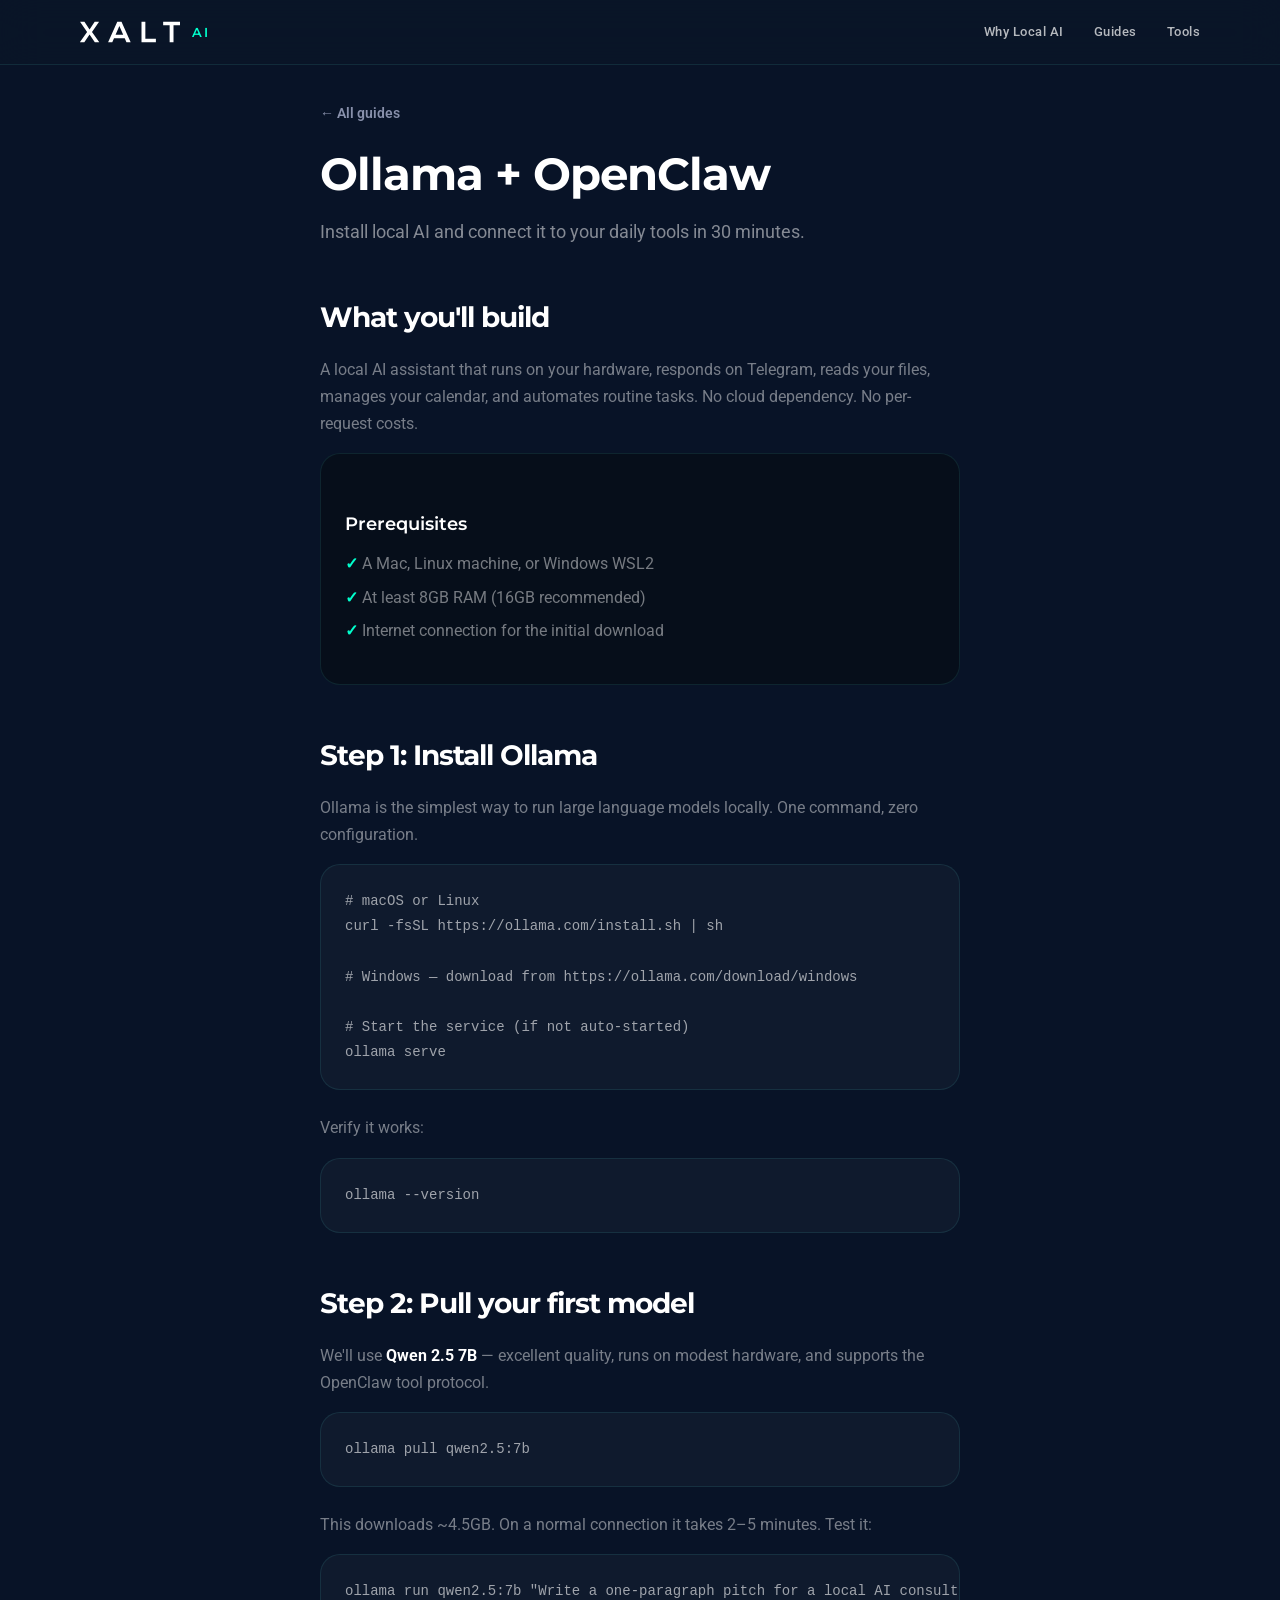
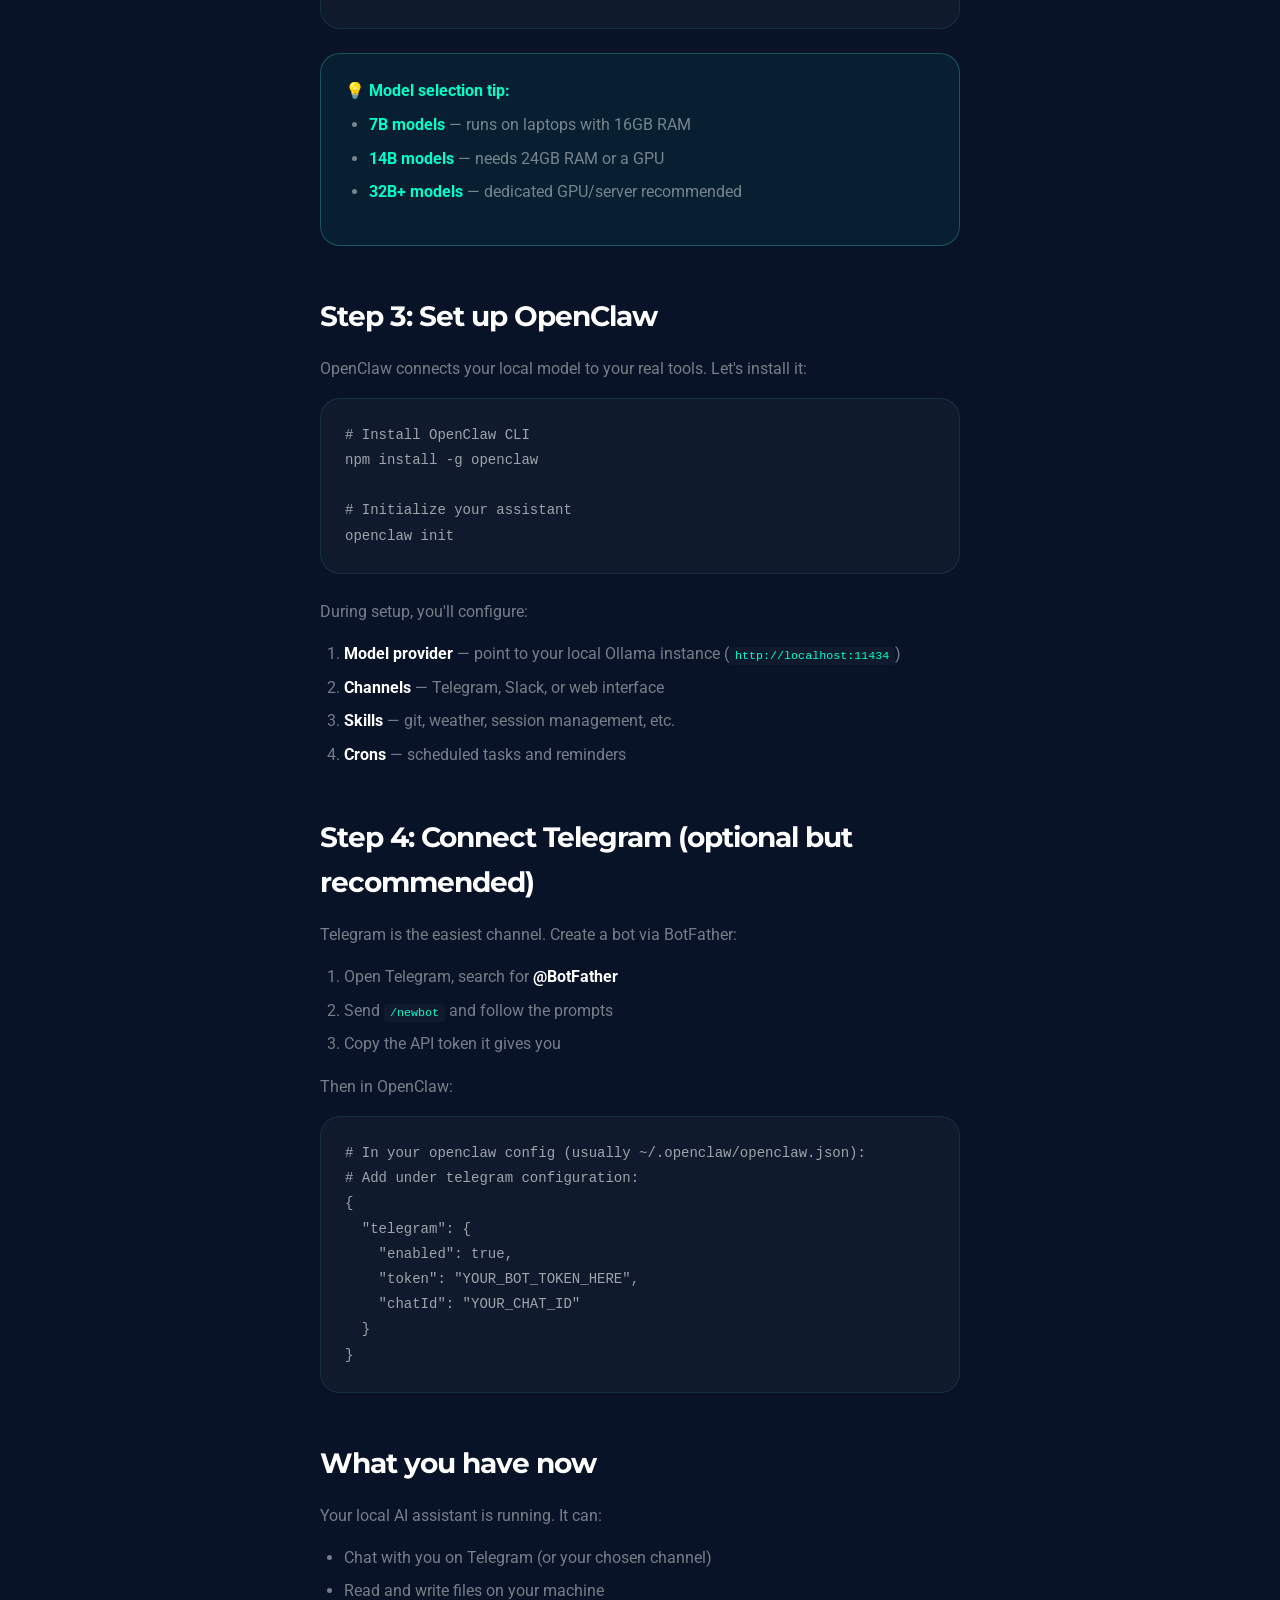
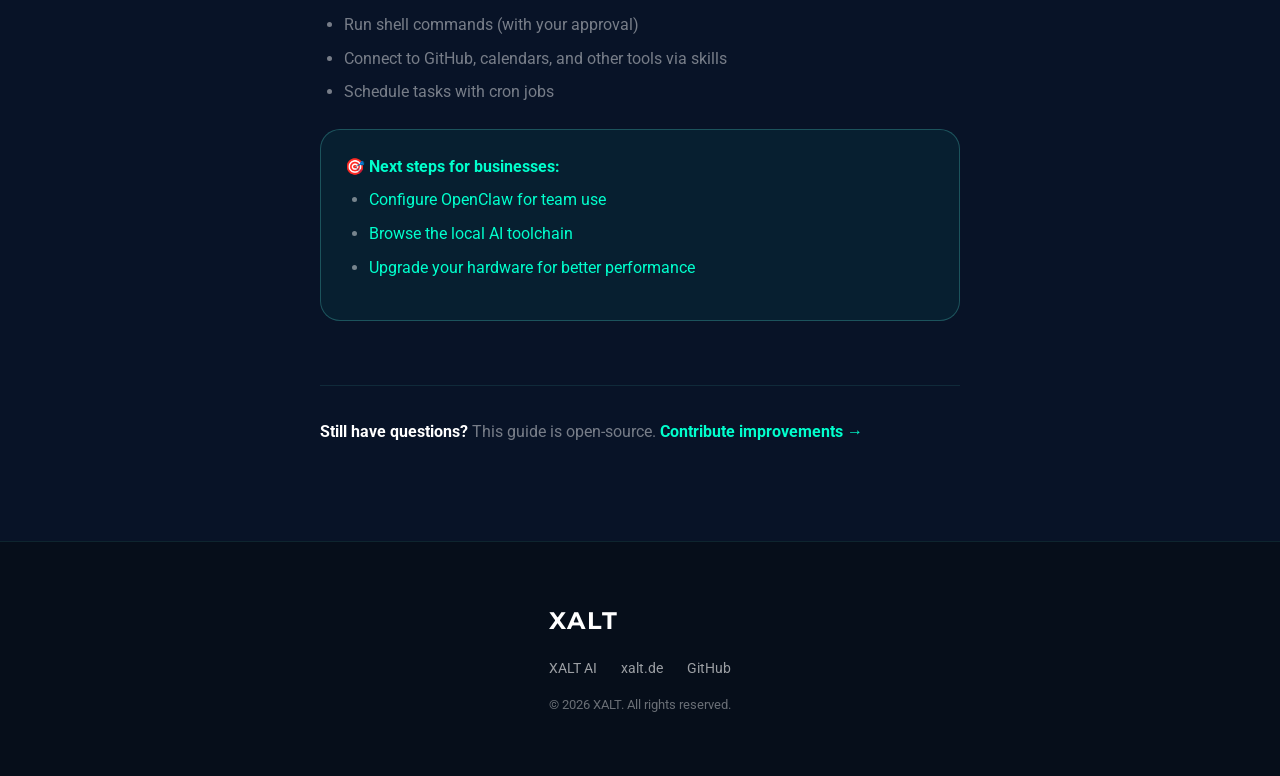
<file: guides/ollama-openclaw.html>
<!DOCTYPE html>
<html lang="en">
<head>
  <meta charset="UTF-8">
  <meta name="viewport" content="width=device-width, initial-scale=1.0">
  <title>Ollama + OpenClaw — Your first local AI setup | XALT AI Guides</title>
  <meta name="description" content="Install local AI and connect it to your daily tools in 30 minutes. Free guide by XALT AI.">
  <link rel="preconnect" href="https://fonts.googleapis.com">
  <link rel="preconnect" href="https://fonts.gstatic.com" crossorigin>
  <link href="https://fonts.googleapis.com/css2?family=Montserrat:wght@300;400;500;600;700;800;900&family=Roboto:wght@300;400;500;700&display=swap" rel="stylesheet">
  <link rel="stylesheet" href="../css/style.css">
</head>
<body>
  <header>
    <nav>
      <a href="../index.html" class="logo">
        <svg xmlns="http://www.w3.org/2000/svg" viewBox="0 0 582.94 119.34" width="100" height="22"><g><path fill="#ffffff" d="M85.59,0h24.7V1L69.91,59l41.58,59.67v.69H86.27L55.75,74.5,25.24,119.34H0v-.69L41.44,59,1.19,1V0H25.91L55.75,44.5Z"/><path fill="#ffffff" d="M260.74,96.83H198.35l-10.21,22.51H163.75L217.29,0h24.54l53.52,119.34H270.81ZM229.56,25.06l-22.17,50.8h44.32Z"/><path fill="#ffffff" d="M381,0V98.55H442.4v20.79H358.54V0Z"/><path fill="#ffffff" d="M522.59,20.46H484.75V0h98.19V20.46H545.1v98.88H522.59Z"/></g></svg>
        <span>AI</span>
      </a>
      <div class="nav-links">
        <a href="../index.html#why">Why Local AI</a>
        <a href="../index.html#guides">Guides</a>
        <a href="../index.html#tools">Tools</a>
      </div>
    </nav>
  </header>

  <main class="guide-main">
    <article>
      <div class="guide-header">
        <a href="../index.html" class="back-link">← All guides</a>
        <h1>Ollama + OpenClaw</h1>
        <p class="guide-header-sub">Install local AI and connect it to your daily tools in 30 minutes.</p>
      </div>

      <div class="guide-content">
        <h2>What you'll build</h2>
        <p>A local AI assistant that runs on your hardware, responds on Telegram, reads your files, manages your calendar, and automates routine tasks. No cloud dependency. No per-request costs.</p>

        <div class="prerequisites">
          <h3>Prerequisites</h3>
          <ul>
            <li>A Mac, Linux machine, or Windows WSL2</li>
            <li>At least 8GB RAM (16GB recommended)</li>
            <li>Internet connection for the initial download</li>
          </ul>
        </div>

        <h2>Step 1: Install Ollama</h2>
        <p>Ollama is the simplest way to run large language models locally. One command, zero configuration.</p>

        <div class="code-block">
          <pre><code># macOS or Linux
curl -fsSL https://ollama.com/install.sh | sh

# Windows — download from https://ollama.com/download/windows

# Start the service (if not auto-started)
ollama serve</code></pre>
        </div>

        <p>Verify it works:</p>
        <div class="code-block">
          <pre><code>ollama --version</code></pre>
        </div>

        <h2>Step 2: Pull your first model</h2>
        <p>We'll use <strong>Qwen 2.5 7B</strong> — excellent quality, runs on modest hardware, and supports the OpenClaw tool protocol.</p>

        <div class="code-block">
          <pre><code>ollama pull qwen2.5:7b</code></pre>
        </div>

        <p>This downloads ~4.5GB. On a normal connection it takes 2–5 minutes. Test it:</p>
        <div class="code-block">
          <pre><code>ollama run qwen2.5:7b "Write a one-paragraph pitch for a local AI consulting service."</code></pre>
        </div>

        <div class="tip-box">
          <strong>💡 Model selection tip:</strong>
          <ul>
            <li><strong>7B models</strong> — runs on laptops with 16GB RAM</li>
            <li><strong>14B models</strong> — needs 24GB RAM or a GPU</li>
            <li><strong>32B+ models</strong> — dedicated GPU/server recommended</li>
          </ul>
        </div>

        <h2>Step 3: Set up OpenClaw</h2>
        <p>OpenClaw connects your local model to your real tools. Let's install it:</p>

        <div class="code-block">
          <pre><code># Install OpenClaw CLI
npm install -g openclaw

# Initialize your assistant
openclaw init</code></pre>
        </div>

        <p>During setup, you'll configure:</p>
        <ol>
          <li><strong>Model provider</strong> — point to your local Ollama instance (<code>http://localhost:11434</code>)</li>
          <li><strong>Channels</strong> — Telegram, Slack, or web interface</li>
          <li><strong>Skills</strong> — git, weather, session management, etc.</li>
          <li><strong>Crons</strong> — scheduled tasks and reminders</li>
        </ol>

        <h2>Step 4: Connect Telegram (optional but recommended)</h2>
        <p>Telegram is the easiest channel. Create a bot via BotFather:</p>
        <ol>
          <li>Open Telegram, search for <strong>@BotFather</strong></li>
          <li>Send <code>/newbot</code> and follow the prompts</li>
          <li>Copy the API token it gives you</li>
        </ol>

        <p>Then in OpenClaw:</p>
        <div class="code-block">
          <pre><code># In your openclaw config (usually ~/.openclaw/openclaw.json):
# Add under telegram configuration:
{
  "telegram": {
    "enabled": true,
    "token": "YOUR_BOT_TOKEN_HERE",
    "chatId": "YOUR_CHAT_ID"
  }
}</code></pre>
        </div>

        <h2>What you have now</h2>
        <p>Your local AI assistant is running. It can:</p>
        <ul>
          <li>Chat with you on Telegram (or your chosen channel)</li>
          <li>Read and write files on your machine</li>
          <li>Run shell commands (with your approval)</li>
          <li>Connect to GitHub, calendars, and other tools via skills</li>
          <li>Schedule tasks with cron jobs</li>
        </ul>

        <div class="tip-box">
          <strong>🎯 Next steps for businesses:</strong>
          <ul>
            <li><a href="openclaw-setup.html">Configure OpenClaw for team use</a></li>
            <li><a href="../index.html#tools">Browse the local AI toolchain</a></li>
            <li><a href="hardware.html">Upgrade your hardware for better performance</a></li>
          </ul>
        </div>

        <div class="guide-footer">
          <p><strong>Still have questions?</strong> This guide is open-source. <a href="https://github.com/rischuhm/local-ai-guides" target="_blank">Contribute improvements →</a></p>
        </div>
      </div>
    </article>
  </main>

  <footer>
    <div class="container">
      <a href="https://www.xalt.de/ai" class="footer-logo">XALT</a>
      <div class="footer-links">
        <a href="https://www.xalt.de/ai">XALT AI</a>
        <a href="https://www.xalt.de">xalt.de</a>
        <a href="https://github.com/rischuhm" target="_blank" rel="noopener">GitHub</a>
      </div>
      <p>&copy; 2026 XALT. All rights reserved.</p>
    </div>
  </footer>
</body>
</html>
</file>
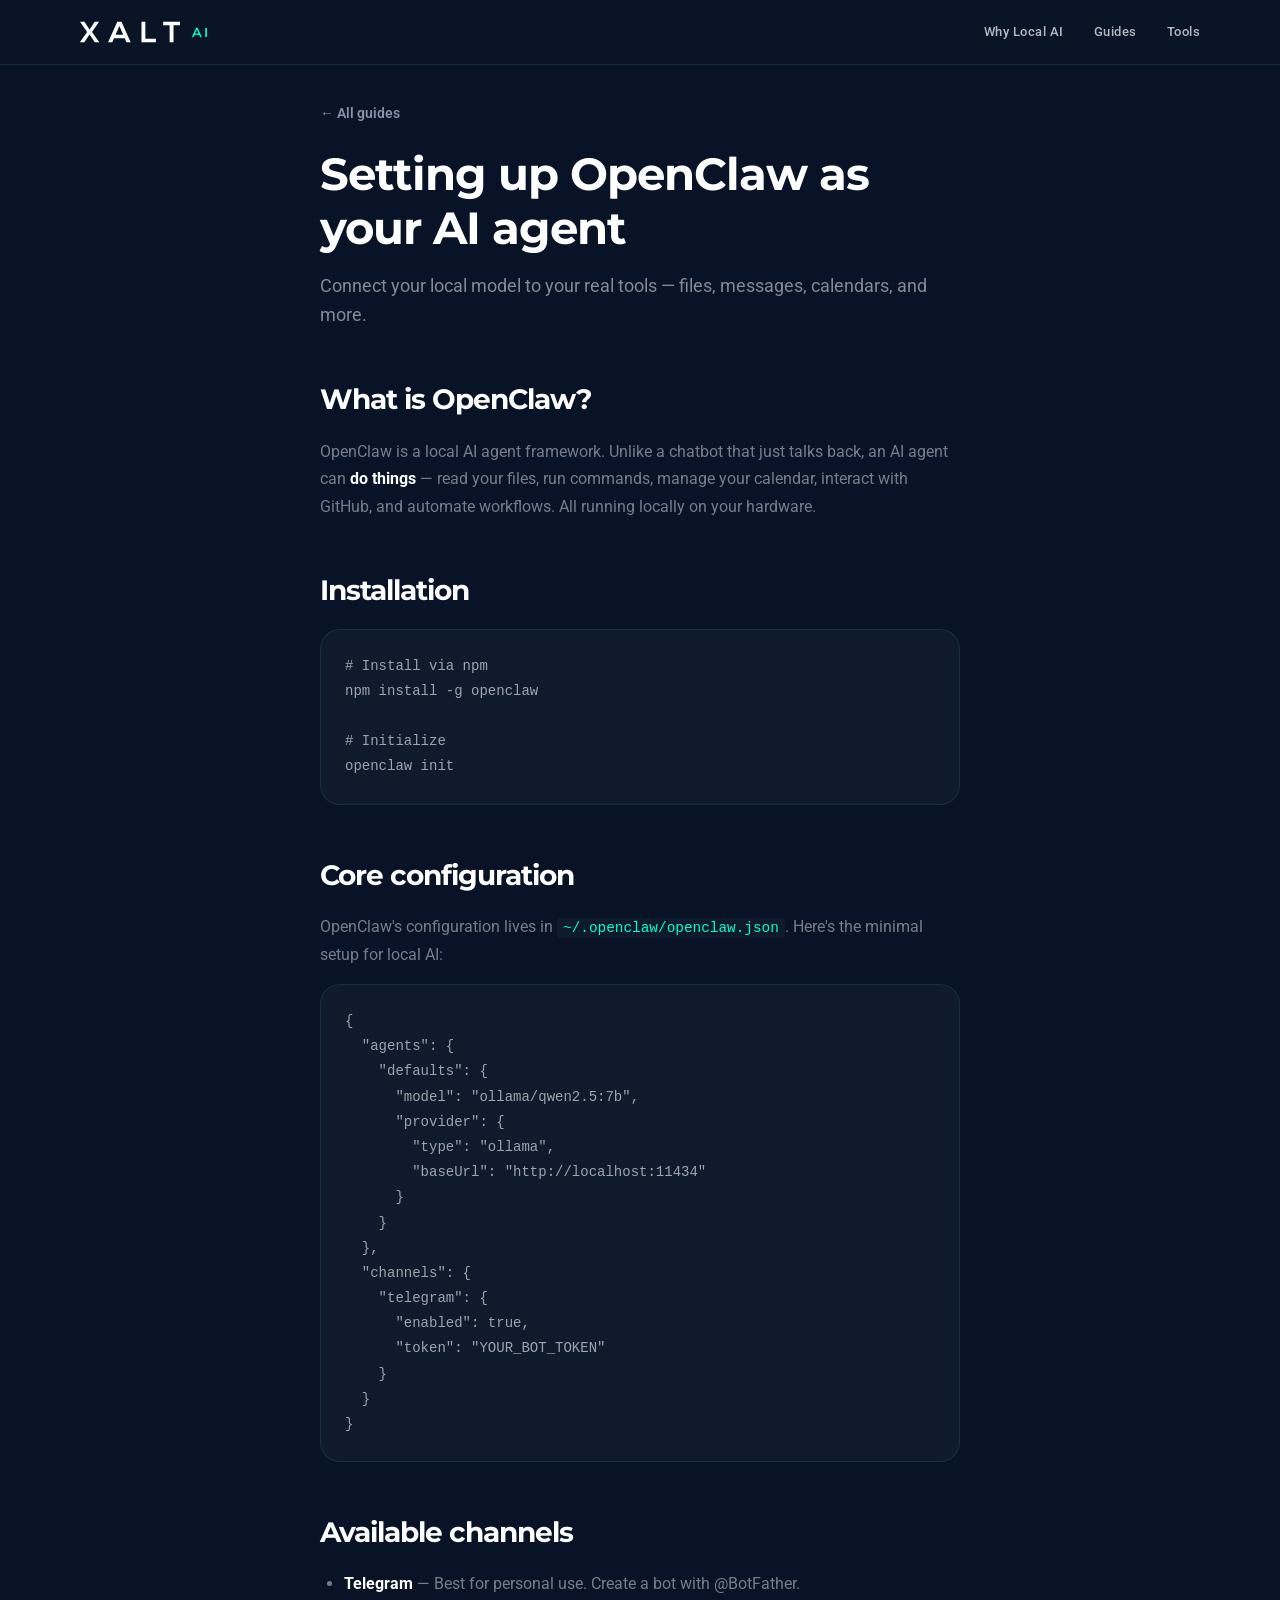
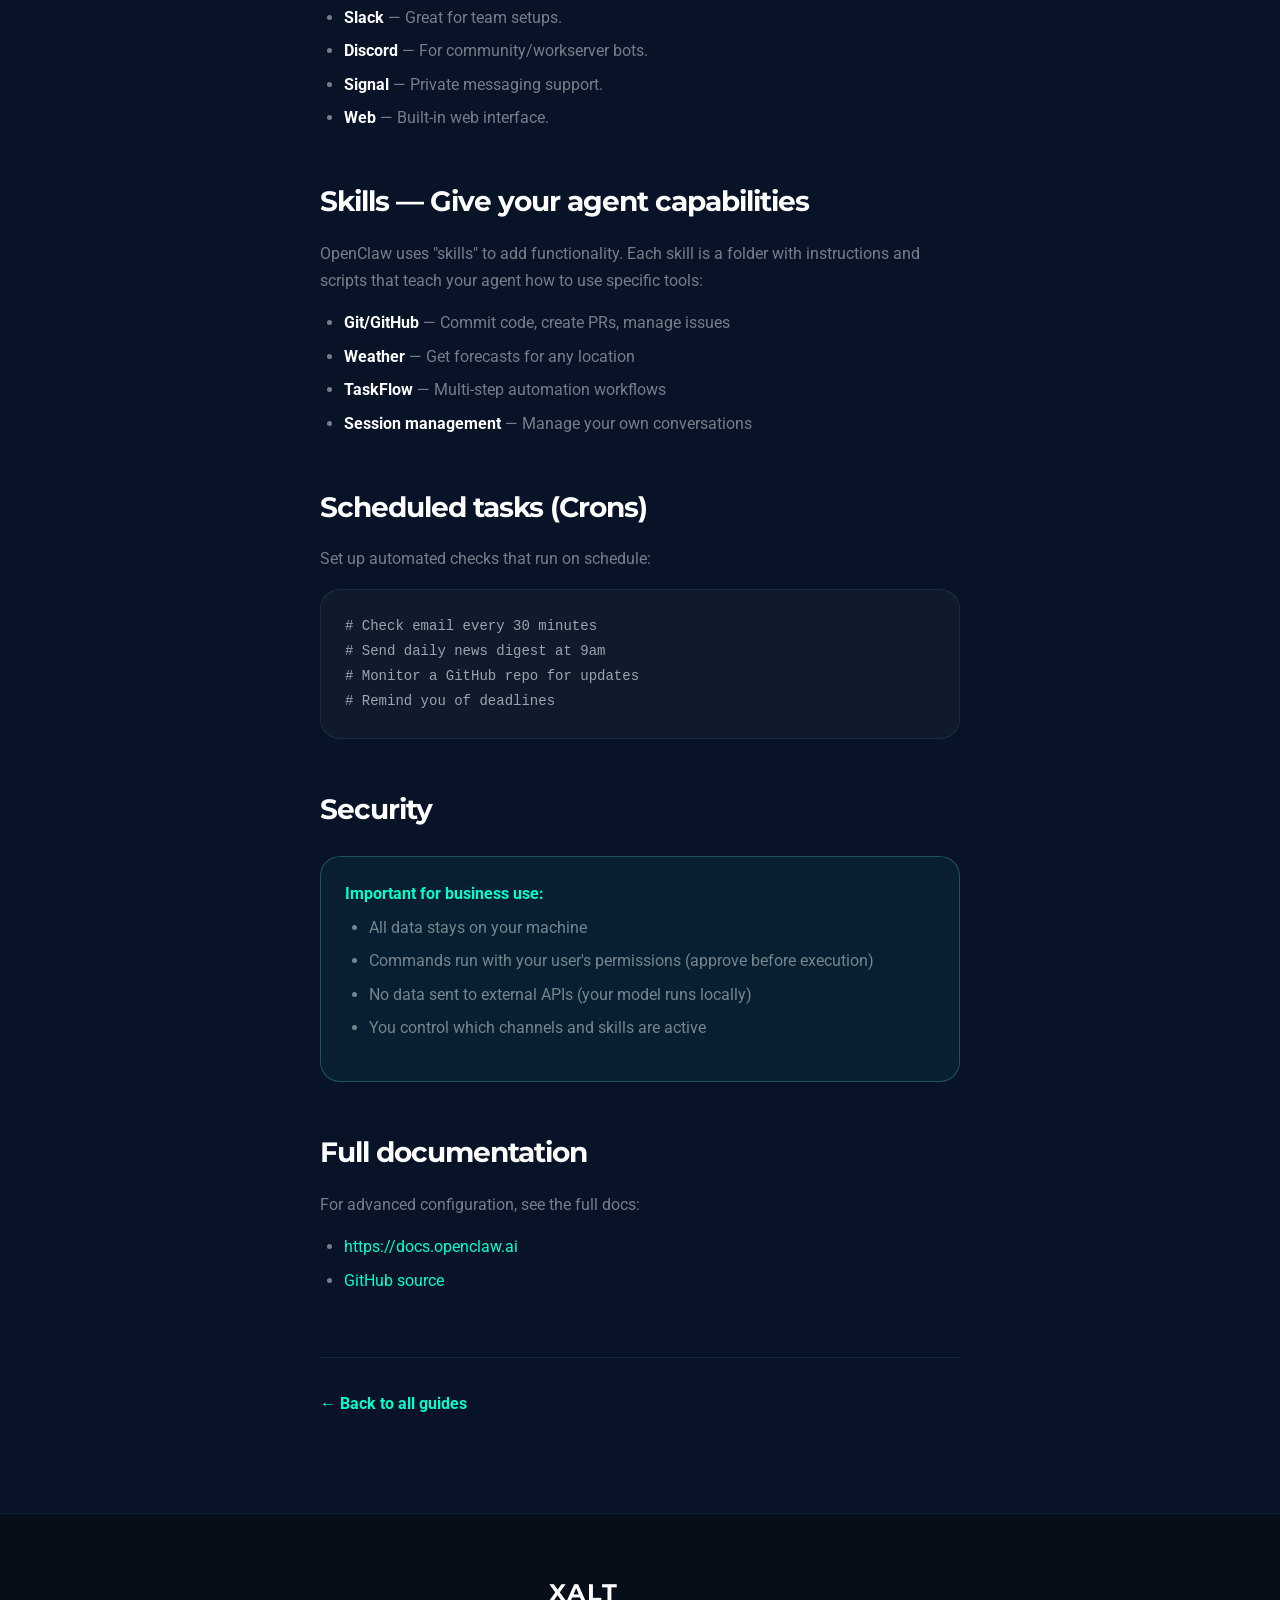
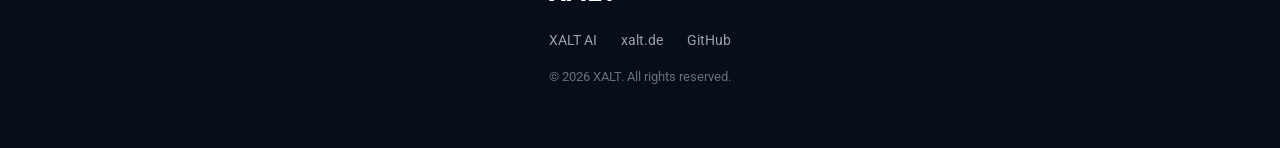
<file: guides/openclaw-setup.html>
<!DOCTYPE html>
<html lang="en">
<head>
  <meta charset="UTF-8">
  <meta name="viewport" content="width=device-width, initial-scale=1.0">
  <title>Setting up OpenClaw | XALT AI Guides</title>
  <meta name="description" content="Connect your local model to your real tools — files, messages, calendars, and more. Free guide by XALT AI.">
  <link rel="preconnect" href="https://fonts.googleapis.com">
  <link rel="preconnect" href="https://fonts.gstatic.com" crossorigin>
  <link href="https://fonts.googleapis.com/css2?family=Montserrat:wght@300;400;500;600;700;800;900&family=Roboto:wght@300;400;500;700&display=swap" rel="stylesheet">
  <link rel="stylesheet" href="../css/style.css">
</head>
<body>
  <header>
    <nav>
      <a href="../index.html" class="logo">
        <svg xmlns="http://www.w3.org/2000/svg" viewBox="0 0 582.94 119.34" width="100" height="22"><g><path fill="#ffffff" d="M85.59,0h24.7V1L69.91,59l41.58,59.67v.69H86.27L55.75,74.5,25.24,119.34H0v-.69L41.44,59,1.19,1V0H25.91L55.75,44.5Z"/><path fill="#ffffff" d="M260.74,96.83H198.35l-10.21,22.51H163.75L217.29,0h24.54l53.52,119.34H270.81ZM229.56,25.06l-22.17,50.8h44.32Z"/><path fill="#ffffff" d="M381,0V98.55H442.4v20.79H358.54V0Z"/><path fill="#ffffff" d="M522.59,20.46H484.75V0h98.19V20.46H545.1v98.88H522.59Z"/></g></svg>
        <span>AI</span>
      </a>
      <div class="nav-links">
        <a href="../index.html#why">Why Local AI</a>
        <a href="../index.html#guides">Guides</a>
        <a href="../index.html#tools">Tools</a>
      </div>
    </nav>
  </header>

  <main class="guide-main">
    <article>
      <div class="guide-header">
        <a href="../index.html" class="back-link">← All guides</a>
        <h1>Setting up OpenClaw as your AI agent</h1>
        <p class="guide-header-sub">Connect your local model to your real tools — files, messages, calendars, and more.</p>
      </div>

      <div class="guide-content">
        <h2>What is OpenClaw?</h2>
        <p>OpenClaw is a local AI agent framework. Unlike a chatbot that just talks back, an AI agent can <strong>do things</strong> — read your files, run commands, manage your calendar, interact with GitHub, and automate workflows. All running locally on your hardware.</p>

        <h2>Installation</h2>
        <div class="code-block">
          <pre><code># Install via npm
npm install -g openclaw

# Initialize
openclaw init</code></pre>
        </div>

        <h2>Core configuration</h2>
        <p>OpenClaw's configuration lives in <code>~/.openclaw/openclaw.json</code>. Here's the minimal setup for local AI:</p>

        <div class="code-block">
          <pre><code>{
  "agents": {
    "defaults": {
      "model": "ollama/qwen2.5:7b",
      "provider": {
        "type": "ollama",
        "baseUrl": "http://localhost:11434"
      }
    }
  },
  "channels": {
    "telegram": {
      "enabled": true,
      "token": "YOUR_BOT_TOKEN"
    }
  }
}</code></pre>
        </div>

        <h2>Available channels</h2>
        <ul>
          <li><strong>Telegram</strong> — Best for personal use. Create a bot with @BotFather.</li>
          <li><strong>Slack</strong> — Great for team setups.</li>
          <li><strong>Discord</strong> — For community/workserver bots.</li>
          <li><strong>Signal</strong> — Private messaging support.</li>
          <li><strong>Web</strong> — Built-in web interface.</li>
        </ul>

        <h2>Skills — Give your agent capabilities</h2>
        <p>OpenClaw uses "skills" to add functionality. Each skill is a folder with instructions and scripts that teach your agent how to use specific tools:</p>

        <ul>
          <li><strong>Git/GitHub</strong> — Commit code, create PRs, manage issues</li>
          <li><strong>Weather</strong> — Get forecasts for any location</li>
          <li><strong>TaskFlow</strong> — Multi-step automation workflows</li>
          <li><strong>Session management</strong> — Manage your own conversations</li>
        </ul>

        <h2>Scheduled tasks (Crons)</h2>
        <p>Set up automated checks that run on schedule:</p>

        <div class="code-block">
          <pre><code># Check email every 30 minutes
# Send daily news digest at 9am
# Monitor a GitHub repo for updates
# Remind you of deadlines</code></pre>
        </div>

        <h2>Security</h2>
        <div class="tip-box">
          <strong>Important for business use:</strong>
          <ul>
            <li>All data stays on your machine</li>
            <li>Commands run with your user's permissions (approve before execution)</li>
            <li>No data sent to external APIs (your model runs locally)</li>
            <li>You control which channels and skills are active</li>
          </ul>
        </div>

        <h2>Full documentation</h2>
        <p>For advanced configuration, see the full docs:</p>
        <ul>
          <li><a href="https://docs.openclaw.ai" target="_blank">https://docs.openclaw.ai</a></li>
          <li><a href="https://github.com/openclaw/openclaw" target="_blank">GitHub source</a></li>
        </ul>

        <div class="guide-footer">
          <p><a href="../index.html#guides">← Back to all guides</a></p>
        </div>
      </div>
    </article>
  </main>

  <footer>
    <div class="container">
      <a href="https://www.xalt.de/ai" class="footer-logo">XALT</a>
      <div class="footer-links">
        <a href="https://www.xalt.de/ai">XALT AI</a>
        <a href="https://www.xalt.de">xalt.de</a>
        <a href="https://github.com/rischuhm" target="_blank" rel="noopener">GitHub</a>
      </div>
      <p>&copy; 2026 XALT. All rights reserved.</p>
    </div>
  </footer>
</body>
</html>
</file>
<file: css/style.css>
/* ===== XALT Design System — local-ai-guides ===== */

/* ===== Reset & Base ===== */
*, *::before, *::after { margin: 0; padding: 0; box-sizing: border-box; }

:root {
  /* XALT Brand Colors */
  --xalt-dark: #081327;
  --xalt-primary: #081327;
  --xalt-primary-light: #30394F;
  --xalt-primary-lighter: #8890AB;
  --xalt-accent: #01FFCD;
  --xalt-accent-dark: #2F9C86;
  --xalt-blue: #0052CC;
  --xalt-green: #00875A;
  --xalt-white: #ffffff;
  --xalt-text: #e4e4ed;
  --xalt-text-muted: #8890ab;
  --xalt-bg: #081327;
  --xalt-bg-alt: #060e1a;
  --xalt-surface: rgba(255, 255, 255, 0.03);
  --xalt-surface-hover: rgba(1, 255, 205, 0.05);
  --xalt-border: rgba(78, 205, 196, 0.12);
  --xalt-border-hover: rgba(78, 205, 196, 0.3);

  /* Accent glow */
  --accent-glow: rgba(1, 255, 205, 0.08);
  --blue-glow: rgba(0, 82, 204, 0.06);

  /* Spacing */
  --spacing-xs: 4px;
  --spacing-sm: 8px;
  --spacing-md: 16px;
  --spacing-lg: 24px;
  --spacing-xl: 32px;
  --spacing-2xl: 48px;

  /* Shadows */
  --shadow-sm: 0 2px 4px rgba(0, 0, 0, 0.05);
  --shadow-md: 0 4px 8px rgba(0, 0, 0, 0.08);
  --shadow-lg: 0 8px 16px rgba(0, 0, 0, 0.12);
  --shadow-xl: 0 12px 24px rgba(0, 0, 0, 0.15);
  --shadow-card-hover: 0 20px 50px rgba(0, 0, 0, 0.3);

  /* Radius */
  --radius: 20px;
  --radius-sm: 8px;
  --radius-xs: 6px;
  --radius-tag: 4px;

  /* Font */
  --font-heading: 'Montserrat', sans-serif;
  --font-body: 'Roboto', -apple-system, BlinkMacSystemFont, sans-serif;
}

html { scroll-behavior: smooth; }

body {
  font-family: var(--font-body);
  background: var(--xalt-bg);
  color: var(--xalt-text);
  line-height: 1.6;
  -webkit-font-smoothing: antialiased;
  overflow-x: hidden;
}

a { color: var(--xalt-accent); text-decoration: none; transition: color 0.3s; }
a:hover { color: var(--xalt-accent-dark); }

img { max-width: 100%; }

/* ===== Container ===== */
.container {
  max-width: 1200px;
  margin: 0 auto;
  padding: 0 calc(max(60px, (100vw - 1200px) / 2));
}

/* ===== Header / Nav (XALT style) ===== */
header {
  position: fixed; top: 0; left: 0; right: 0; z-index: 100;
  background: rgba(10, 22, 40, 0.95);
  backdrop-filter: blur(20px);
  border-bottom: 1px solid var(--xalt-border);
}

nav {
  max-width: 1200px;
  margin: 0 auto;
  padding: 0 calc(max(40px, (100vw - 1200px) / 2));
  height: 64px;
  display: flex;
  justify-content: space-between;
  align-items: center;
}

.logo {
  text-decoration: none;
  display: flex;
  align-items: center;
  gap: 12px;
}

.logo svg {
  height: 22px;
  width: auto;
}

.logo span {
  font-family: var(--font-heading);
  font-size: 13px;
  font-weight: 600;
  color: var(--xalt-accent);
  letter-spacing: 2px;
  text-transform: uppercase;
}

.nav-links { display: flex; gap: 30px; align-items: center; }
.nav-links a {
  color: rgba(255, 255, 255, 0.7);
  font-size: 13px;
  font-weight: 500;
  letter-spacing: 0.5px;
  transition: color 0.3s;
}
.nav-links a:hover { color: var(--xalt-accent); }

/* ===== Hero (XALT style) ===== */
.hero {
  min-height: 70vh;
  display: flex;
  align-items: center;
  justify-content: center;
  text-align: center;
  padding: 120px 40px 60px;
  position: relative;
  overflow: hidden;
  background: var(--xalt-bg);
}

.hero::before {
  content: '';
  position: absolute;
  top: -200px;
  right: -200px;
  width: 800px;
  height: 800px;
  background: radial-gradient(circle, rgba(1, 255, 205, 0.08) 0%, transparent 60%);
  border-radius: 50%;
}

.hero::after {
  content: '';
  position: absolute;
  bottom: -150px;
  left: -100px;
  width: 500px;
  height: 500px;
  background: radial-gradient(circle, var(--blue-glow) 0%, transparent 60%);
  border-radius: 50%;
}

.hero-content {
  position: relative;
  z-index: 2;
  max-width: 750px;
}

.hero-tag {
  display: inline-block;
  font-size: 11px;
  letter-spacing: 3px;
  text-transform: uppercase;
  color: var(--xalt-accent);
  font-weight: 600;
  margin-bottom: 20px;
}

.hero h1 {
  font-family: var(--font-heading);
  font-size: clamp(2.5rem, 6vw, 52px);
  font-weight: 700;
  line-height: 1.15;
  margin-bottom: 20px;
  letter-spacing: -1px;
  color: var(--xalt-white);
}

.hero h1 .highlight {
  background: linear-gradient(135deg, var(--xalt-accent), #7ee8e0);
  -webkit-background-clip: text;
  -webkit-text-fill-color: transparent;
  background-clip: text;
}

.hero-sub {
  font-size: 18px;
  color: rgba(255, 255, 255, 0.5);
  max-width: 580px;
  margin: 0 auto 40px;
  line-height: 1.5;
}

.hero-ctas {
  display: flex;
  gap: 20px;
  justify-content: center;
  flex-wrap: wrap;
}

.btn {
  display: inline-block;
  padding: 10px 22px;
  border-radius: var(--radius-xs);
  font-weight: 700;
  font-size: 14px;
  letter-spacing: 0.5px;
  transition: all 0.2s;
  text-decoration: none;
}

.btn-primary {
  background: var(--xalt-accent) !important;
  color: var(--xalt-dark) !important;
  transition: transform 0.2s, box-shadow 0.2s;
}
.btn-primary:hover {
  transform: translateY(-1px);
  box-shadow: 0 4px 15px rgba(1, 255, 205, 0.3);
  color: var(--xalt-dark) !important;
}

.btn-secondary {
  background: transparent !important;
  color: var(--xalt-white) !important;
  border: 2px solid var(--xalt-white) !important;
}
.btn-secondary:hover {
  background: var(--xalt-bg-alt) !important;
  border-color: var(--xalt-accent) !important;
  color: var(--xalt-accent) !important;
}

/* ===== Sections ===== */
.section {
  padding: 60px calc(max(60px, (100vw - 1200px) / 2)) 120px;
}
.section-alt {
  background: var(--xalt-bg-alt);
}

.section h2 {
  font-family: var(--font-heading);
  font-size: clamp(1.8rem, 4vw, 2.5rem);
  font-weight: 700;
  margin-bottom: 16px;
  color: var(--xalt-white);
  letter-spacing: -1px;
}

.section-lead {
  color: var(--xalt-text-muted);
  font-size: 1.1rem;
  max-width: 680px;
  margin-bottom: 48px;
}

/* ===== Cards (XALT glass-morphism style) ===== */
.card-grid {
  display: grid;
  grid-template-columns: repeat(auto-fit, minmax(340px, 1fr));
  gap: 28px;
}

.card {
  background: var(--xalt-surface);
  border: 1px solid var(--xalt-border);
  border-radius: var(--radius);
  padding: 40px 36px;
  transition: all 0.3s;
  position: relative;
  overflow: hidden;
}
.card:hover {
  background: var(--xalt-surface-hover);
  border-color: var(--xalt-border-hover);
  transform: translateY(-6px);
  box-shadow: var(--shadow-card-hover);
}

.card::before {
  content: '';
  position: absolute;
  top: 0; left: 0; right: 0;
  height: 4px;
  background: linear-gradient(90deg, var(--xalt-accent), var(--xalt-primary-light));
  opacity: 0;
  transition: opacity 0.3s;
}
.card:hover::before { opacity: 1; }

.card-icon { font-size: 2.5rem; margin-bottom: 16px; }
.card h3 {
  font-family: var(--font-heading);
  font-size: 28px;
  font-weight: 700;
  color: var(--xalt-white);
  margin-bottom: 16px;
  line-height: 1.3;
}
.card p {
  color: rgba(255, 255, 255, 0.45);
  font-size: 15px;
  line-height: 1.7;
  margin-bottom: 24px;
}
.card p strong {
  color: var(--xalt-white);
}

/* ===== Tool Cards ===== */
.tool-card h3 {
  font-size: 1.15rem;
  margin-bottom: 8px;
}
.tool-card p { margin-bottom: 16px; }
.tool-link {
  font-size: 14px;
  font-weight: 700;
  color: var(--xalt-accent);
  letter-spacing: 0.3px;
  display: inline-flex;
  align-items: center;
  gap: 8px;
  transition: gap 0.3s;
}
.tool-link:hover { gap: 14px; color: var(--xalt-accent-dark); }

/* ===== Guide Cards (XALT style) ===== */
.guide-list { display: flex; flex-direction: column; gap: 28px; }

.guide-card {
  display: block;
  background: var(--xalt-surface);
  border: 1px solid var(--xalt-border);
  border-radius: var(--radius);
  padding: 40px 36px;
  transition: all 0.3s;
  position: relative;
  overflow: hidden;
  text-decoration: none;
  color: var(--xalt-text);
}
.guide-card:hover {
  background: var(--xalt-surface-hover);
  border-color: var(--xalt-border-hover);
  transform: translateY(-6px);
  box-shadow: var(--shadow-card-hover);
}
.guide-card::before {
  content: '';
  position: absolute;
  top: 0; left: 0; right: 0;
  height: 3px;
  background: linear-gradient(90deg, var(--xalt-accent), var(--xalt-blue));
  opacity: 0;
  transition: opacity 0.3s;
}
.guide-card:hover::before { opacity: 1; }

.guide-card.featured {
  border-color: var(--xalt-border-hover);
  background: linear-gradient(135deg, rgba(1, 255, 205, 0.05), var(--xalt-surface));
}
.guide-card.featured::before {
  opacity: 1;
}

.guide-tag {
  display: inline-block;
  font-size: 10px;
  letter-spacing: 2px;
  text-transform: uppercase;
  color: var(--xalt-accent);
  font-weight: 600;
  background: rgba(1, 255, 205, 0.1);
  padding: 4px 12px;
  border-radius: var(--radius-tag);
  margin-bottom: 20px;
}

.guide-card h3 {
  font-family: var(--font-heading);
  font-size: 24px;
  font-weight: 700;
  color: var(--xalt-white);
  margin-bottom: 12px;
  line-height: 1.3;
}
.guide-card p {
  color: rgba(255, 255, 255, 0.45);
  font-size: 15px;
  line-height: 1.6;
  margin-bottom: 24px;
}

.guide-meta { display: flex; gap: 16px; flex-wrap: wrap; }
.guide-meta span {
  font-size: 12px;
  color: rgba(255, 255, 255, 0.35);
  display: flex;
  align-items: center;
  gap: 5px;
}

/* ===== CTA Section ===== */
.section-cta {
  text-align: center;
  padding: 80px calc(max(60px, (100vw - 1200px) / 2));
  background: var(--xalt-bg-alt);
}
.section-cta h2 { margin-bottom: 16px; }
.section-cta p { color: var(--xalt-text-muted); font-size: 1.1rem; }
.section-cta a { color: var(--xalt-accent); font-weight: 700; }

/* ===== Footer (XALT style) ===== */
footer {
  background: var(--xalt-bg-alt);
  padding: 60px calc(max(60px, (100vw - 1200px) / 2));
  display: flex;
  justify-content: space-between;
  align-items: center;
  border-top: 1px solid var(--xalt-border);
}
footer .container {
  display: flex;
  flex-direction: column;
  gap: 16px;
  align-items: flex-start;
}
.footer-logo {
  font-family: var(--font-heading);
  font-size: 24px;
  font-weight: 700;
  color: var(--xalt-white);
  letter-spacing: 2px;
  text-decoration: none;
}
.footer-links { display: flex; gap: 24px; }
.footer-links a {
  color: rgba(255, 255, 255, 0.6);
  font-size: 14px;
  transition: color 0.3s;
}
.footer-links a:hover { color: var(--xalt-accent); }
footer p { color: rgba(255, 255, 255, 0.4); font-size: 13px; }
.footer-note { color: rgba(255, 255, 255, 0.25); font-size: 12px; }

/* ===== Guide pages (XALT style) ===== */
.guide-main {
  padding: 100px 0 80px;
  min-height: 100vh;
  background: var(--xalt-bg);
}
.guide-header {
  max-width: 720px;
  margin: 0 auto 48px;
  padding: 0 40px;
  text-align: left;
}
.back-link {
  color: var(--xalt-text-muted);
  font-size: 14px;
  font-weight: 600;
  display: inline-block;
  margin-bottom: 24px;
  transition: color 0.3s;
}
.back-link:hover { color: var(--xalt-accent); }
.guide-header h1 {
  font-family: var(--font-heading);
  font-size: clamp(2rem, 5vw, 2.8rem);
  font-weight: 700;
  color: var(--xalt-white);
  margin-bottom: 16px;
  letter-spacing: -1px;
  line-height: 1.2;
}
.guide-header-sub {
  color: rgba(255, 255, 255, 0.5);
  font-size: 18px;
}
.guide-content {
  max-width: 720px;
  margin: 0 auto;
  padding: 0 40px;
}
.guide-content h2 {
  font-family: var(--font-heading);
  font-size: 28px;
  font-weight: 700;
  color: var(--xalt-white);
  margin: 48px 0 16px;
  letter-spacing: -1px;
}
.guide-content h3 {
  font-family: var(--font-heading);
  font-size: 18px;
  font-weight: 600;
  color: var(--xalt-white);
  margin: 32px 0 12px;
}
.guide-content p {
  color: rgba(255, 255, 255, 0.45);
  margin-bottom: 16px;
  font-size: 16px;
  line-height: 1.7;
}
.guide-content ul, .guide-content ol {
  color: rgba(255, 255, 255, 0.45);
  margin-bottom: 16px;
  padding-left: 24px;
}
.guide-content li { margin-bottom: 8px; }
.guide-content strong { color: var(--xalt-white); }
.guide-content code {
  background: var(--xalt-surface);
  padding: 2px 6px;
  border-radius: 4px;
  font-size: 0.9em;
  color: var(--xalt-accent);
}
.code-block {
  background: var(--xalt-surface);
  border: 1px solid var(--xalt-border);
  border-radius: var(--radius);
  padding: 24px;
  margin: 16px 0 24px;
  overflow-x: auto;
}
.code-block pre { margin: 0; }
.code-block code {
  background: none;
  padding: 0;
  font-size: 14px;
  line-height: 1.8;
  color: rgba(255, 255, 255, 0.6);
}
.tip-box {
  background: rgba(1, 255, 205, 0.05);
  border: 1px solid var(--xalt-border-hover);
  border-radius: var(--radius);
  padding: 24px;
  margin: 24px 0;
}
.tip-box strong {
  color: var(--xalt-accent);
}
.tip-box ul { margin-top: 8px; }
.tip-box ul li { color: rgba(255, 255, 255, 0.45); }
.prerequisites {
  background: var(--xalt-bg-alt);
  border: 1px solid var(--xalt-border);
  border-radius: var(--radius);
  padding: 24px;
  margin: 16px 0 32px;
}
.prerequisites ul { list-style: none; padding-left: 0; }
.prerequisites li::before { content: "✓ "; color: var(--xalt-accent); font-weight: bold; }
.prerequisites li { color: rgba(255, 255, 255, 0.45); }
.guide-footer {
  border-top: 1px solid var(--xalt-border);
  padding-top: 32px;
  margin-top: 64px;
}
.guide-footer p { color: rgba(255, 255, 255, 0.45); }
.guide-footer a { color: var(--xalt-accent); font-weight: 700; }

/* ===== Card tag (XALT badge style) ===== */
.card-tag {
  display: inline-block;
  font-size: 10px;
  letter-spacing: 2px;
  text-transform: uppercase;
  color: var(--xalt-accent);
  font-weight: 600;
  background: rgba(1, 255, 205, 0.1);
  padding: 4px 12px;
  border-radius: var(--radius-tag);
  margin-bottom: 20px;
}

/* ===== Responsive ===== */
@media (max-width: 800px) {
  .hero { padding: 100px 24px 40px; }
  .hero h1 { font-size: 36px; }
  .section { padding: 40px 24px 80px; }
  .cards-grid { grid-template-columns: 1fr; }
  .nav { padding: 0 20px; }
  .nav-links { display: none; }
  .footer { flex-direction: column; gap: 20px; text-align: center; }
  footer .container { align-items: center; }
  .card { padding: 32px 28px; }
  .guide-card { padding: 32px 28px; }
  .card h2, .guide-card h3 { font-size: 22px; }
  .container { padding: 0 24px; }
  .guide-header, .guide-content { padding: 0 24px; }
}

@media (max-width: 480px) {
  .hero-ctas { flex-direction: column; align-items: center; }
  .btn { width: 100%; text-align: center; }
}

/* ===== Scrollbar (XALT style) ===== */
::-webkit-scrollbar { width: 8px; }
::-webkit-scrollbar-track { background: var(--xalt-bg); }
::-webkit-scrollbar-thumb {
  background: var(--xalt-accent);
  border-radius: 4px;
}
::-webkit-scrollbar-thumb:hover { background: var(--xalt-accent-dark); }
</file>
